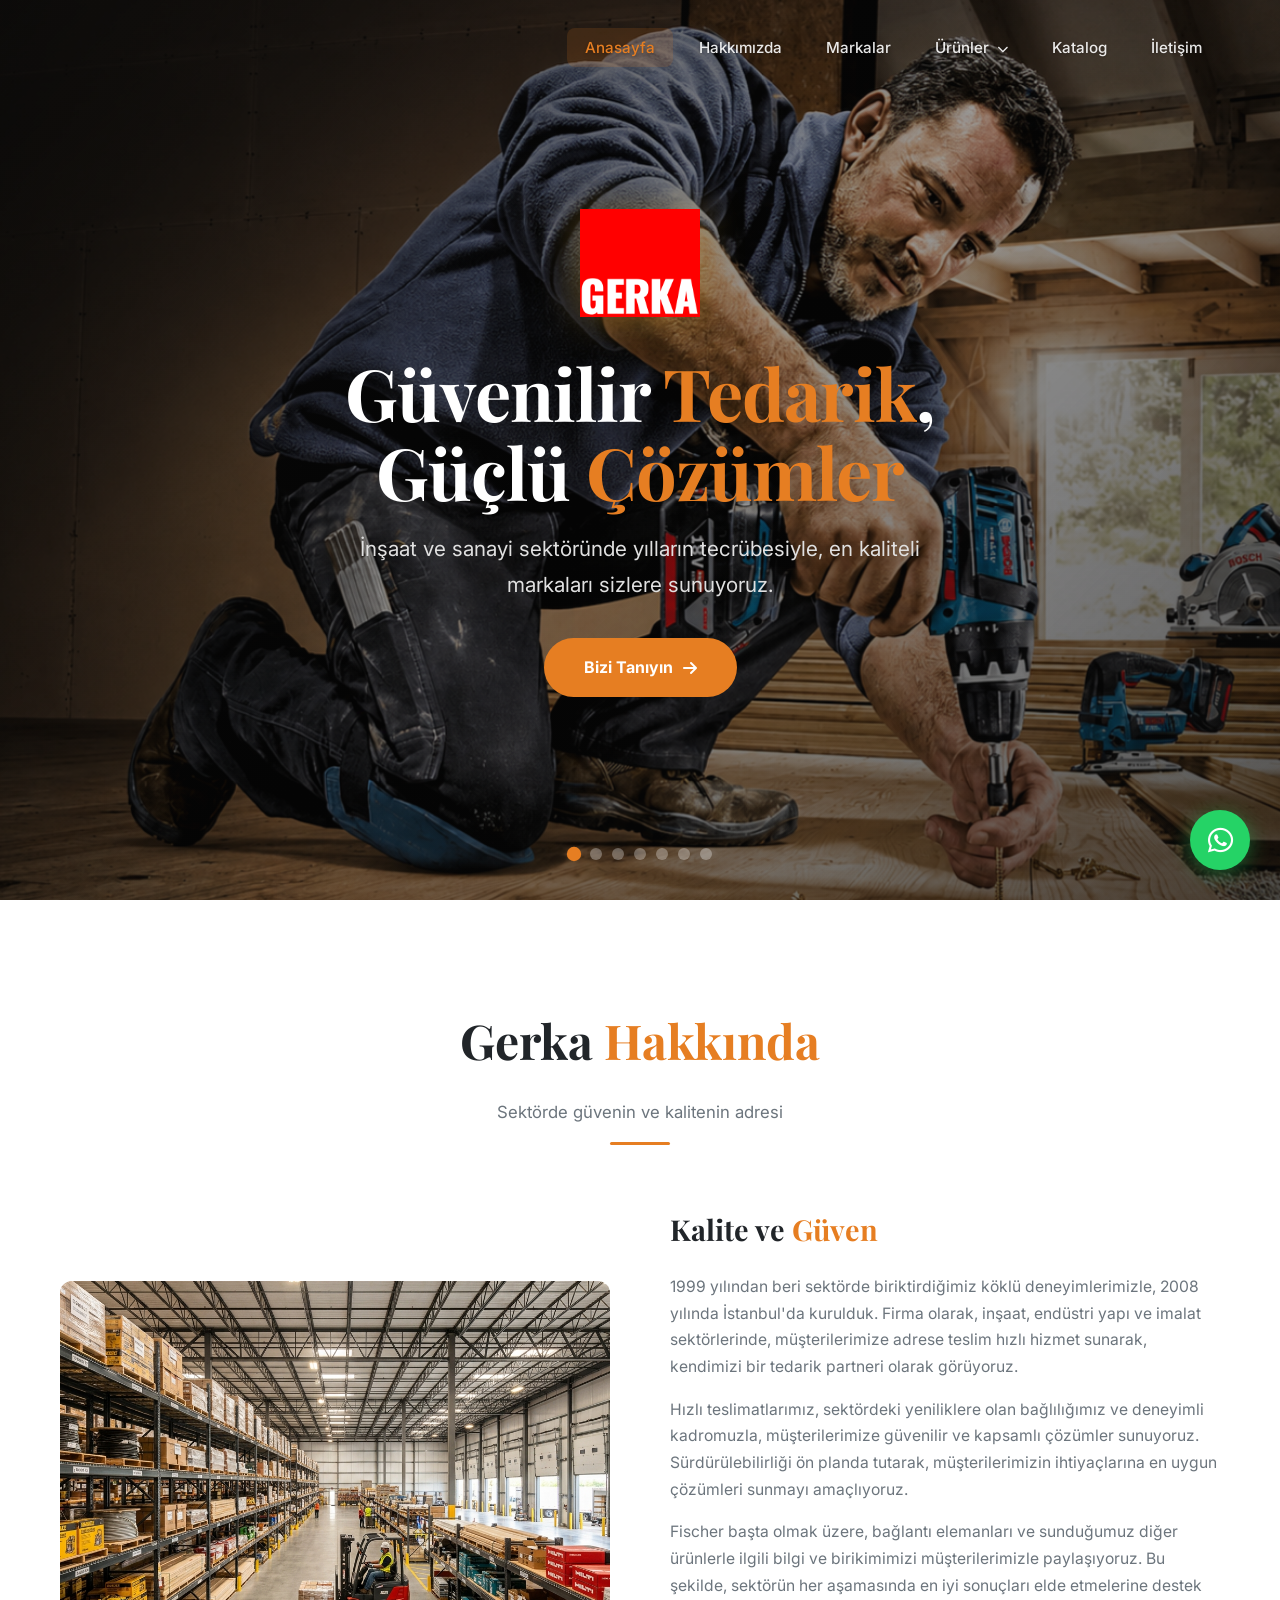
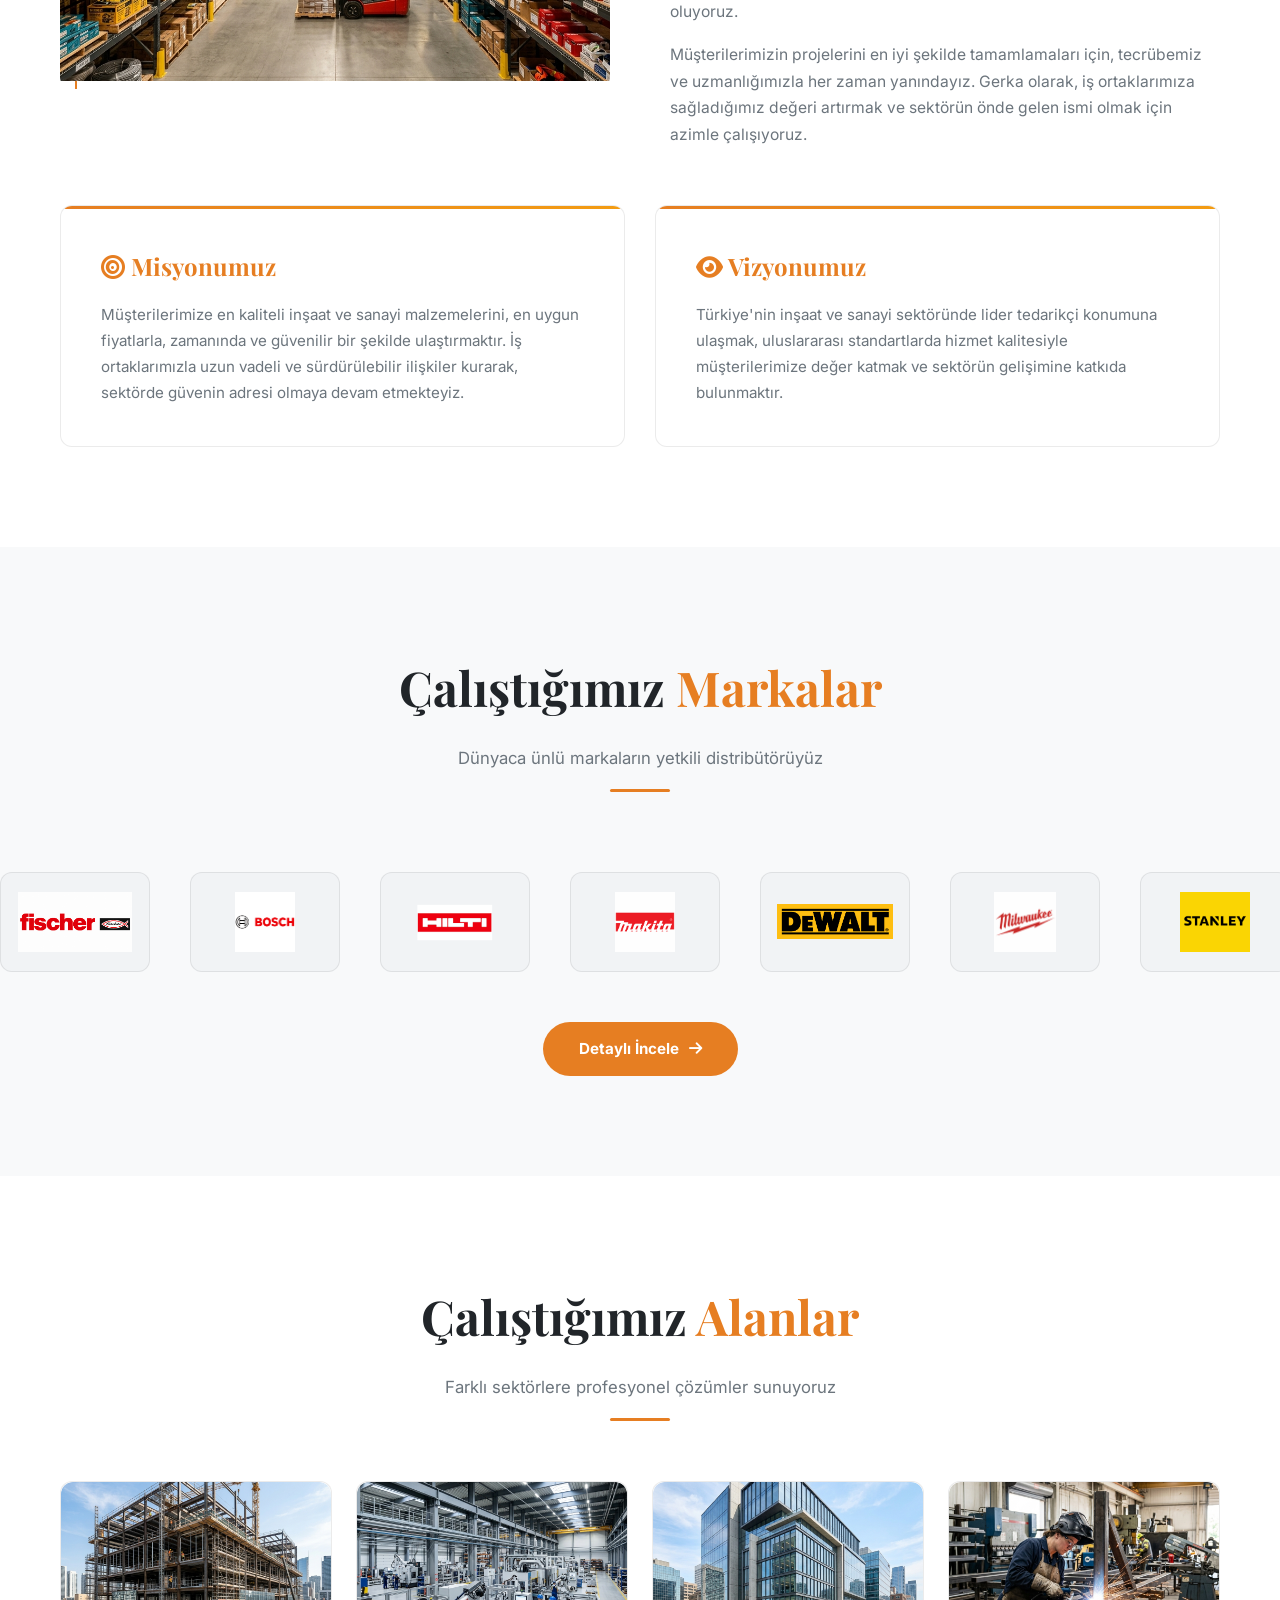
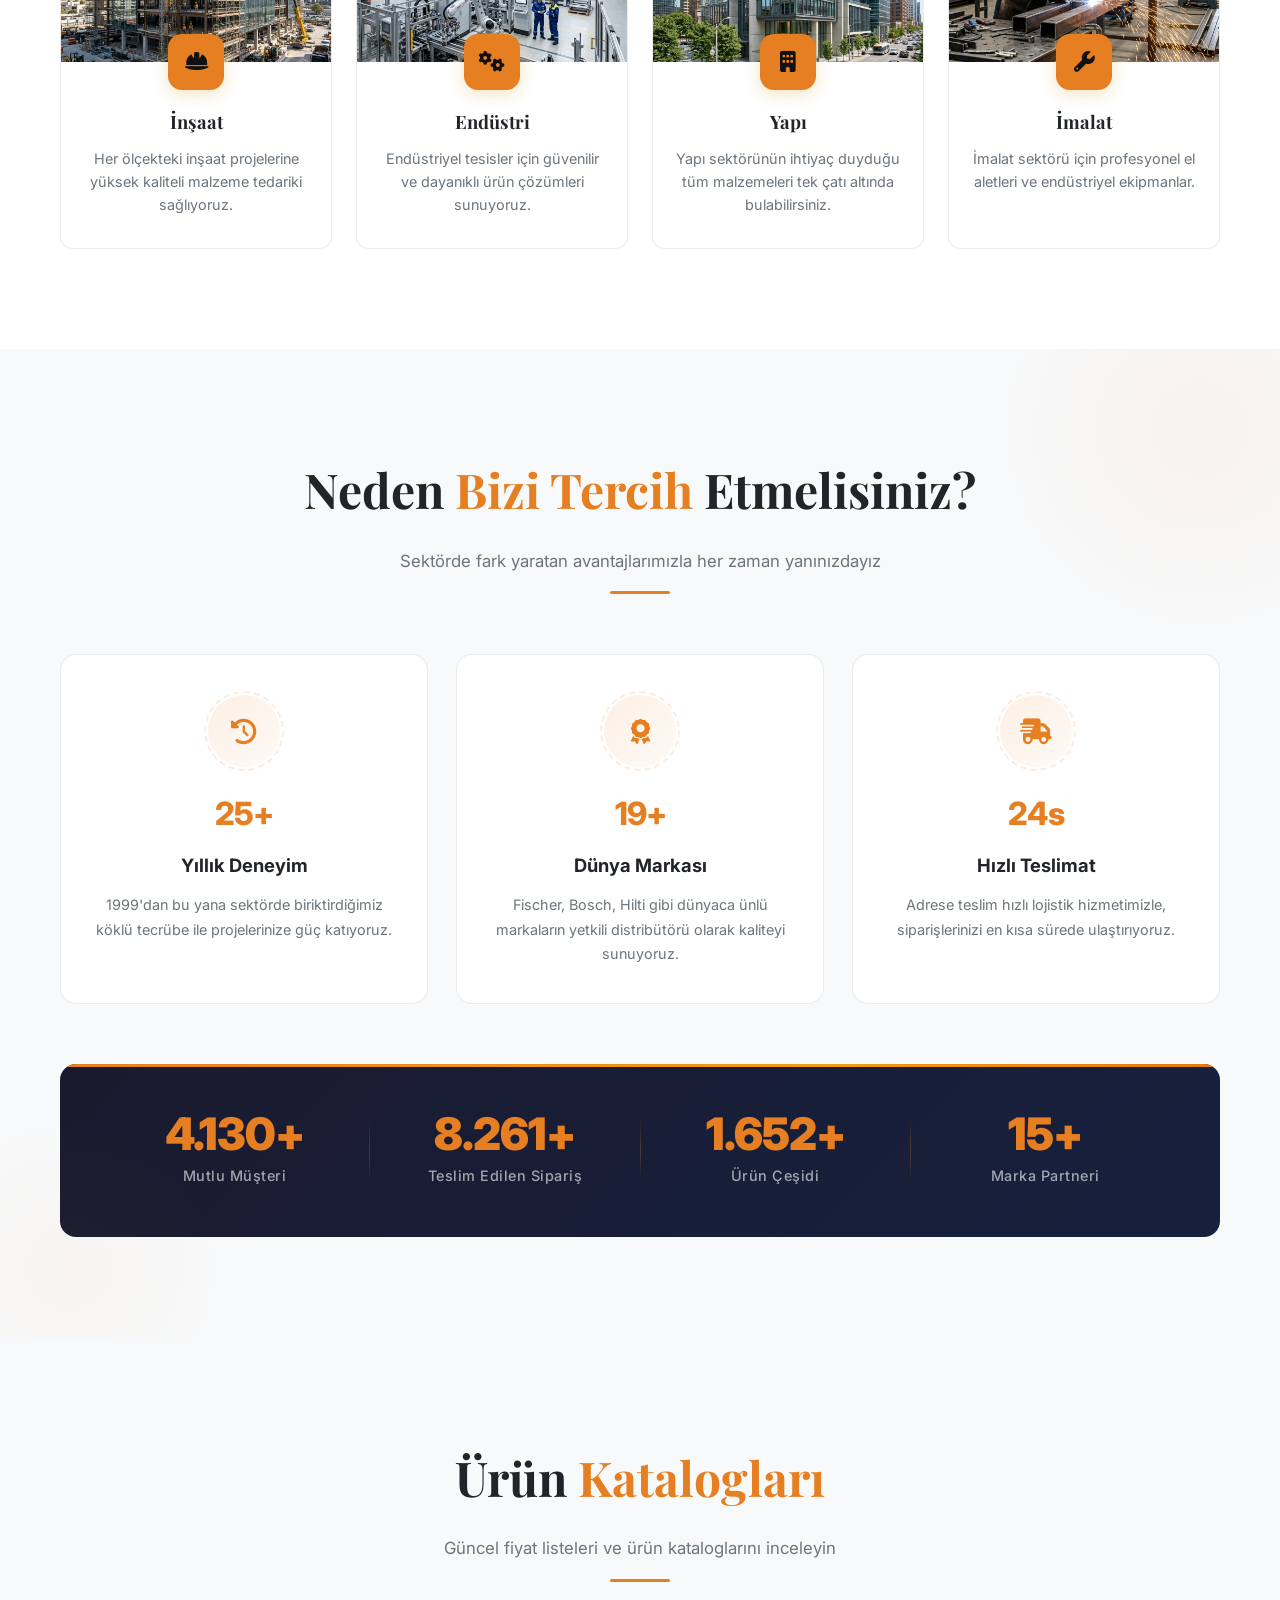
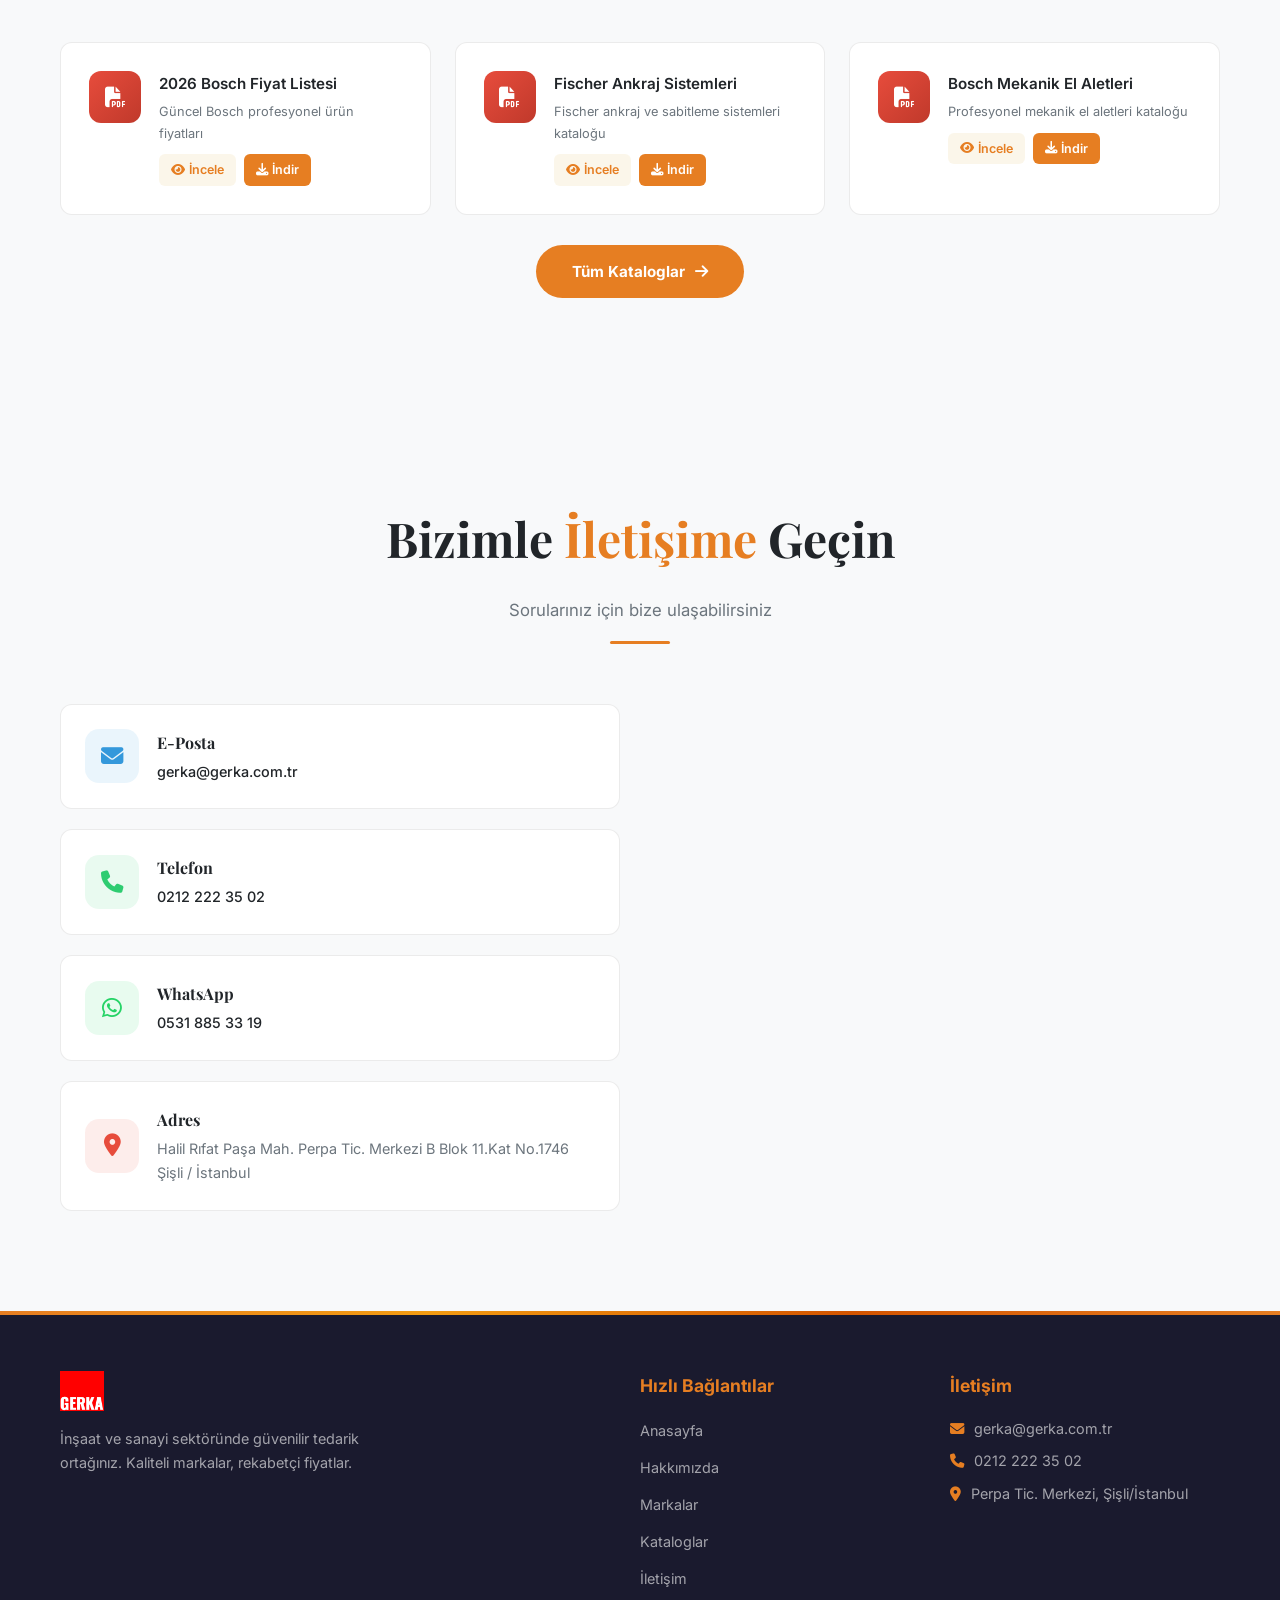
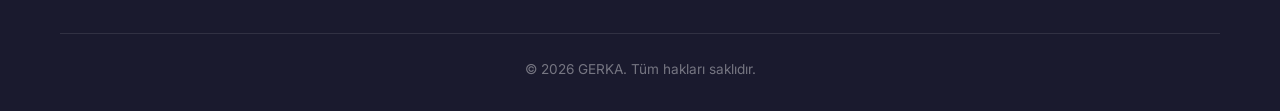
<file: index.html>
<!DOCTYPE html>
<html lang="tr">
<head>
  <meta charset="UTF-8">
  <meta name="viewport" content="width=device-width, initial-scale=1.0">
  <meta name="description" content="GERKA - İnşaat ve sanayi sektöründe güvenilir tedarik ve güçlü çözümler. Fischer, Bosch, Hilti ve daha fazla markanın yetkili distribütörü.">
  <meta name="keywords" content="Gerka, inşaat malzemeleri, Fischer, Bosch, endüstriyel ürünler, toptan ticaret, İstanbul">
  <title>GERKA | Güvenilir Tedarik, Güçlü Çözümler</title>
  <link rel="icon" href="img/gerka_logo.png" type="image/png">
  <link rel="apple-touch-icon" href="img/gerka_logo.png">
  <link rel="stylesheet" href="css/style.css">
  <link rel="stylesheet" href="https://cdnjs.cloudflare.com/ajax/libs/font-awesome/6.5.0/css/all.min.css">
  <script>
    if (history.scrollRestoration) {
      history.scrollRestoration = 'manual';
    }
    window.scrollTo(0, 0);
  </script>
</head>
<body>

  <!-- Page Transition Overlay -->
  <div class="page-transition" id="pageTransition"></div>

  <!-- Preloader -->
  <div class="preloader" id="preloader">
    <div class="preloader-content">
      <img src="img/gerka_logo.png" alt="Gerka Logo" class="preloader-logo">
      <div class="preloader-text">Yükleniyor...</div>
      <div class="preloader-spinner"></div>
    </div>
  </div>
  <script>
    if (sessionStorage.getItem('skipPreloader') === 'true') {
      document.getElementById('preloader').style.display = 'none';
      sessionStorage.removeItem('skipPreloader');
    }
  </script>

  <!-- NAVBAR -->
  <nav class="navbar" id="navbar">
    <div class="container">
      <a href="index.html" class="navbar-logo">
        <img src="img/gerka_logo.png" alt="Gerka Logo">
      </a>
      <ul class="nav-links" id="navLinks">
        <li><a href="index.html" class="active">Anasayfa</a></li>
        <li><a href="#hakkimizda">Hakkımızda</a></li>
        <li><a href="markalar.html">Markalar</a></li>
        <li class="has-dropdown">
          <a href="#">Ürünler <i class="fas fa-chevron-down" style="font-size:0.7rem;margin-left:4px"></i></a>
          <div class="dropdown-menu mega-dropdown">
            <div class="mega-category">
              <a href="#" class="mega-title"><i class="fas fa-hard-hat"></i> İnşaat Malzemeleri <i class="fas fa-chevron-right mega-arrow"></i></a>
              <div class="mega-sub">
                <a href="#">Çiviler</a>
                <a href="#">Tel Çeşitleri</a>
                <a href="#">Paspay Çeşitleri</a>
              </div>
            </div>
            <div class="mega-category">
              <a href="#" class="mega-title"><i class="fas fa-shield-alt"></i> Kişisel Koruyucu <i class="fas fa-chevron-right mega-arrow"></i></a>
              <div class="mega-sub">
                <div class="mega-category">
                  <a href="#" class="mega-title"><i class="fas fa-shoe-prints"></i> Ayak Koruyucu <i class="fas fa-chevron-right mega-arrow"></i></a>
                  <div class="mega-sub">
                    <a href="#">Çizme</a>
                    <a href="#">Ayakkabı</a>
                  </div>
                </div>
                <a href="#">Yüz Koruyucu</a>
                <a href="#">El Koruyucu</a>
                <a href="#">İş Kıyafetleri</a>
              </div>
            </div>
          </div>
        </li>
        <li><a href="katalog.html">Katalog</a></li>
        <li><a href="#iletisim">İletişim</a></li>
      </ul>
      <div class="menu-toggle" id="menuToggle">
        <span></span><span></span><span></span>
      </div>
    </div>
  </nav>

  <!-- HERO SLIDER -->
  <section class="hero" id="hero">
    <div class="hero-slide active">
      <img src="img/anasayfa/anasayfa.png" alt="Gerka">
      <div class="hero-overlay"></div>
    </div>
    <div class="hero-slide">
      <img src="img/anasayfa/anasayfa_1.png" alt="Gerka">
      <div class="hero-overlay"></div>
    </div>
    <div class="hero-slide">
      <img src="img/anasayfa/anasayfa_2.png" alt="Gerka">
      <div class="hero-overlay"></div>
    </div>
    <div class="hero-slide">
      <img src="img/anasayfa/anasayfa_3.png" alt="Gerka">
      <div class="hero-overlay"></div>
    </div>
    <div class="hero-slide">
      <img src="img/anasayfa/anasayfa_4.jpg" alt="Gerka">
      <div class="hero-overlay"></div>
    </div>
    <div class="hero-slide">
      <img src="img/anasayfa/anasayda_5.png" alt="Gerka">
      <div class="hero-overlay"></div>
    </div>
    <div class="hero-slide">
      <img src="img/anasayfa/anasayfa_6.jpg" alt="Gerka">
      <div class="hero-overlay"></div>
    </div>
    <div class="hero-content">
      <img src="img/gerka_logo.png" alt="Gerka Logo" class="hero-logo">
      <h1>Güvenilir <span>Tedarik</span>,<br>Güçlü <span>Çözümler</span></h1>
      <p>İnşaat ve sanayi sektöründe yılların tecrübesiyle, en kaliteli markaları sizlere sunuyoruz.</p>
      <a href="#hakkimizda" class="hero-btn">Bizi Tanıyın <i class="fas fa-arrow-right"></i></a>
    </div>
    <div class="hero-indicators">
      <span class="active" data-slide="0"></span>
      <span data-slide="1"></span>
      <span data-slide="2"></span>
      <span data-slide="3"></span>
      <span data-slide="4"></span>
      <span data-slide="5"></span>
      <span data-slide="6"></span>
    </div>
  </section>

  <!-- HAKKIMIZDA -->
  <section class="section" id="hakkimizda">
    <div class="container">
      <div class="section-header slide-up">
        <h2>Gerka <span>Hakkında</span></h2>
        <p>Sektörde güvenin ve kalitenin adresi</p>
        <div class="section-line"></div>
      </div>
      <div class="about-grid">
        <div class="about-img slide-left">
          <img src="img/anasayfa/anasayfa_1.png" alt="Gerka Hakkında">
        </div>
        <div class="about-text slide-right">
          <h3>Kalite ve <span>Güven</span></h3>
          <p>1999 yılından beri sektörde biriktirdiğimiz köklü deneyimlerimizle, 2008 yılında İstanbul'da kurulduk. Firma olarak, inşaat, endüstri yapı ve imalat sektörlerinde, müşterilerimize adrese teslim hızlı hizmet sunarak, kendimizi bir tedarik partneri olarak görüyoruz.</p>
          <p>Hızlı teslimatlarımız, sektördeki yeniliklere olan bağlılığımız ve deneyimli kadromuzla, müşterilerimize güvenilir ve kapsamlı çözümler sunuyoruz. Sürdürülebilirliği ön planda tutarak, müşterilerimizin ihtiyaçlarına en uygun çözümleri sunmayı amaçlıyoruz.</p>
          <p>Fischer başta olmak üzere, bağlantı elemanları ve sunduğumuz diğer ürünlerle ilgili bilgi ve birikimimizi müşterilerimizle paylaşıyoruz. Bu şekilde, sektörün her aşamasında en iyi sonuçları elde etmelerine destek oluyoruz.</p>
          <p>Müşterilerimizin projelerini en iyi şekilde tamamlamaları için, tecrübemiz ve uzmanlığımızla her zaman yanındayız. Gerka olarak, iş ortaklarımıza sağladığımız değeri artırmak ve sektörün önde gelen ismi olmak için azimle çalışıyoruz.</p>
        </div>
      </div>


      <!-- MİSYON VİZYON -->
      <div class="mv-grid">
        <div class="mv-card fade-in">
          <h3><i class="fas fa-bullseye"></i> Misyonumuz</h3>
          <p>Müşterilerimize en kaliteli inşaat ve sanayi malzemelerini, en uygun fiyatlarla, zamanında ve güvenilir bir şekilde ulaştırmaktır. İş ortaklarımızla uzun vadeli ve sürdürülebilir ilişkiler kurarak, sektörde güvenin adresi olmaya devam etmekteyiz.</p>
        </div>
        <div class="mv-card fade-in">
          <h3><i class="fas fa-eye"></i> Vizyonumuz</h3>
          <p>Türkiye'nin inşaat ve sanayi sektöründe lider tedarikçi konumuna ulaşmak, uluslararası standartlarda hizmet kalitesiyle müşterilerimize değer katmak ve sektörün gelişimine katkıda bulunmaktır.</p>
        </div>
      </div>
    </div>
  </section>

  <!-- MARKALAR -->
  <section class="section brands-section" id="markalar">
    <div class="container">
      <div class="section-header slide-up">
        <h2>Çalıştığımız <span>Markalar</span></h2>
        <p>Dünyaca ünlü markaların yetkili distribütörüyüz</p>
        <div class="section-line"></div>
      </div>
    </div>
    <div class="brands-track-wrapper">
      <div class="brands-track" id="brandsTrack">
        <!-- Logos duplicated for infinite scroll -->
        <div class="brand-item"><img src="img/markalar/Fischer.png" alt="Fischer"></div>
        <div class="brand-item"><img src="img/markalar/bosch.png" alt="Bosch"></div>
        <div class="brand-item"><img src="img/markalar/Hıltı.png" alt="Hilti"></div>
        <div class="brand-item"><img src="img/markalar/Makita.png" alt="Makita"></div>
        <div class="brand-item"><img src="img/markalar/Dewalt.png" alt="DeWalt"></div>
        <div class="brand-item"><img src="img/markalar/Milwaukee.png" alt="Milwaukee"></div>
        <div class="brand-item"><img src="img/markalar/Stanley.png" alt="Stanley"></div>
        <div class="brand-item"><img src="img/markalar/3M.png" alt="3M"></div>
        <div class="brand-item"><img src="img/markalar/Sika.png" alt="Sika"></div>
        <div class="brand-item"><img src="img/markalar/Magmaweld.png" alt="Magmaweld"></div>
        <div class="brand-item"><img src="img/markalar/Izeltas.png" alt="İzeltaş"></div>
        <div class="brand-item"><img src="img/markalar/karbosan.png" alt="Karbosan"></div>
        <div class="brand-item"><img src="img/markalar/akçalı.png" alt="Akçalı"></div>
        <div class="brand-item"><img src="img/markalar/beybi.png" alt="Beybi"></div>
        <div class="brand-item"><img src="img/markalar/askaynak.jpg" alt="Askaynak"></div>
        <div class="brand-item"><img src="img/markalar/geka.png" alt="Geka"></div>
        <div class="brand-item"><img src="img/markalar/Unı-t.png" alt="Uni-T"></div>
        <div class="brand-item"><img src="img/markalar/Tekno.jpg" alt="Tekno"></div>
        <div class="brand-item"><img src="img/markalar/mutlusan.png" alt="Mutlusan"></div>
        <!-- Duplicate for seamless loop -->
        <div class="brand-item"><img src="img/markalar/Fischer.png" alt="Fischer"></div>
        <div class="brand-item"><img src="img/markalar/bosch.png" alt="Bosch"></div>
        <div class="brand-item"><img src="img/markalar/Hıltı.png" alt="Hilti"></div>
        <div class="brand-item"><img src="img/markalar/Makita.png" alt="Makita"></div>
        <div class="brand-item"><img src="img/markalar/Dewalt.png" alt="DeWalt"></div>
        <div class="brand-item"><img src="img/markalar/Milwaukee.png" alt="Milwaukee"></div>
        <div class="brand-item"><img src="img/markalar/Stanley.png" alt="Stanley"></div>
        <div class="brand-item"><img src="img/markalar/3M.png" alt="3M"></div>
        <div class="brand-item"><img src="img/markalar/Sika.png" alt="Sika"></div>
        <div class="brand-item"><img src="img/markalar/Magmaweld.png" alt="Magmaweld"></div>
        <div class="brand-item"><img src="img/markalar/Izeltas.png" alt="İzeltaş"></div>
        <div class="brand-item"><img src="img/markalar/karbosan.png" alt="Karbosan"></div>
        <div class="brand-item"><img src="img/markalar/akçalı.png" alt="Akçalı"></div>
        <div class="brand-item"><img src="img/markalar/beybi.png" alt="Beybi"></div>
        <div class="brand-item"><img src="img/markalar/askaynak.jpg" alt="Askaynak"></div>
        <div class="brand-item"><img src="img/markalar/geka.png" alt="Geka"></div>
        <div class="brand-item"><img src="img/markalar/Unı-t.png" alt="Uni-T"></div>
        <div class="brand-item"><img src="img/markalar/Tekno.jpg" alt="Tekno"></div>
        <div class="brand-item"><img src="img/markalar/mutlusan.png" alt="Mutlusan"></div>
      </div>
    </div>
    <div class="container" style="text-align:center;">
      <a href="markalar.html" class="btn-primary">Detaylı İncele <i class="fas fa-arrow-right"></i></a>
    </div>
  </section>

  <!-- ÇALIŞTIĞIMIZ ALANLAR -->
  <section class="section" id="alanlar">
    <div class="container">
      <div class="section-header slide-up">
        <h2>Çalıştığımız <span>Alanlar</span></h2>
        <p>Farklı sektörlere profesyonel çözümler sunuyoruz</p>
        <div class="section-line"></div>
      </div>
      <div class="areas-grid">
        <div class="area-card fade-in">
          <div class="area-card-img">
            <img src="img/alanlar/insaat.png" alt="İnşaat">
          </div>
          <div class="icon"><i class="fas fa-hard-hat"></i></div>
          <h3>İnşaat</h3>
          <p>Her ölçekteki inşaat projelerine yüksek kaliteli malzeme tedariki sağlıyoruz.</p>
        </div>
        <div class="area-card fade-in">
          <div class="area-card-img">
            <img src="img/alanlar/endustri.png" alt="Endüstri">
          </div>
          <div class="icon"><i class="fas fa-cogs"></i></div>
          <h3>Endüstri</h3>
          <p>Endüstriyel tesisler için güvenilir ve dayanıklı ürün çözümleri sunuyoruz.</p>
        </div>
        <div class="area-card fade-in">
          <div class="area-card-img">
            <img src="img/alanlar/yapi.png" alt="Yapı">
          </div>
          <div class="icon"><i class="fas fa-building"></i></div>
          <h3>Yapı</h3>
          <p>Yapı sektörünün ihtiyaç duyduğu tüm malzemeleri tek çatı altında bulabilirsiniz.</p>
        </div>
        <div class="area-card fade-in">
          <div class="area-card-img">
            <img src="img/alanlar/imalat.png" alt="İmalat">
          </div>
          <div class="icon"><i class="fas fa-wrench"></i></div>
          <h3>İmalat</h3>
          <p>İmalat sektörü için profesyonel el aletleri ve endüstriyel ekipmanlar.</p>
        </div>
      </div>
    </div>
  </section>

  <!-- NEDEN BİZİ TERCİH ETMELİSİNİZ -->
  <section class="section why-us-section" id="neden-biz">
    <div class="container">
      <div class="section-header slide-up">
        <h2>Neden <span>Bizi Tercih</span> Etmelisiniz?</h2>
        <p>Sektörde fark yaratan avantajlarımızla her zaman yanınızdayız</p>
        <div class="section-line"></div>
      </div>

      <div class="why-us-grid">
        <div class="why-us-card fade-in">
          <div class="why-us-icon">
            <i class="fas fa-history"></i>
          </div>
          <div class="why-us-number">25+</div>
          <h3>Yıllık Deneyim</h3>
          <p>1999'dan bu yana sektörde biriktirdiğimiz köklü tecrübe ile projelerinize güç katıyoruz.</p>
        </div>

        <div class="why-us-card fade-in">
          <div class="why-us-icon">
            <i class="fas fa-award"></i>
          </div>
          <div class="why-us-number">19+</div>
          <h3>Dünya Markası</h3>
          <p>Fischer, Bosch, Hilti gibi dünyaca ünlü markaların yetkili distribütörü olarak kaliteyi sunuyoruz.</p>
        </div>

        <div class="why-us-card fade-in">
          <div class="why-us-icon">
            <i class="fas fa-shipping-fast"></i>
          </div>
          <div class="why-us-number">24s</div>
          <h3>Hızlı Teslimat</h3>
          <p>Adrese teslim hızlı lojistik hizmetimizle, siparişlerinizi en kısa sürede ulaştırıyoruz.</p>
        </div>
      </div>

      <!-- Stats Bar -->
      <div class="why-us-stats">
        <div class="why-us-stat fade-in">
          <div class="why-us-stat-number" data-target="5000">0</div>
          <div class="why-us-stat-label">Mutlu Müşteri</div>
        </div>
        <div class="why-us-stat-divider"></div>
        <div class="why-us-stat fade-in">
          <div class="why-us-stat-number" data-target="10000">0</div>
          <div class="why-us-stat-label">Teslim Edilen Sipariş</div>
        </div>
        <div class="why-us-stat-divider"></div>
        <div class="why-us-stat fade-in">
          <div class="why-us-stat-number" data-target="2000">0</div>
          <div class="why-us-stat-label">Ürün Çeşidi</div>
        </div>
        <div class="why-us-stat-divider"></div>
        <div class="why-us-stat fade-in">
          <div class="why-us-stat-number" data-target="19">0</div>
          <div class="why-us-stat-label">Marka Partneri</div>
        </div>
      </div>
    </div>
  </section>

  <!-- KATALOGLAR -->
  <section class="section brands-section" id="kataloglar">
    <div class="container">
      <div class="section-header slide-up">
        <h2>Ürün <span>Katalogları</span></h2>
        <p>Güncel fiyat listeleri ve ürün kataloglarını inceleyin</p>
        <div class="section-line"></div>
      </div>
      <div class="catalog-preview-grid">
        <div class="catalog-preview-card fade-in">
          <div class="catalog-preview-icon">
            <i class="fas fa-file-pdf"></i>
          </div>
          <div class="catalog-preview-info">
            <h4>2026 Bosch Fiyat Listesi</h4>
            <p>Güncel Bosch profesyonel ürün fiyatları</p>
            <div class="catalog-preview-actions">
              <a href="katalog/2026 Bosch Fiyat Listesi.pdf" target="_blank" class="cpv"><i class="fas fa-eye"></i> İncele</a>
              <a href="katalog/2026 Bosch Fiyat Listesi.pdf" download class="cpd"><i class="fas fa-download"></i> İndir</a>
            </div>
          </div>
        </div>
        <div class="catalog-preview-card fade-in">
          <div class="catalog-preview-icon">
            <i class="fas fa-file-pdf"></i>
          </div>
          <div class="catalog-preview-info">
            <h4>Fischer Ankraj Sistemleri</h4>
            <p>Fischer ankraj ve sabitleme sistemleri kataloğu</p>
            <div class="catalog-preview-actions">
              <a href="katalog/Fischer Ankraj Sistemleri Kataloğu 2023.pdf" target="_blank" class="cpv"><i class="fas fa-eye"></i> İncele</a>
              <a href="katalog/Fischer Ankraj Sistemleri Kataloğu 2023.pdf" download class="cpd"><i class="fas fa-download"></i> İndir</a>
            </div>
          </div>
        </div>
        <div class="catalog-preview-card fade-in">
          <div class="catalog-preview-icon">
            <i class="fas fa-file-pdf"></i>
          </div>
          <div class="catalog-preview-info">
            <h4>Bosch Mekanik El Aletleri</h4>
            <p>Profesyonel mekanik el aletleri kataloğu</p>
            <div class="catalog-preview-actions">
              <a href="katalog/Bosch Mekanik El Aletleri.pdf" target="_blank" class="cpv"><i class="fas fa-eye"></i> İncele</a>
              <a href="katalog/Bosch Mekanik El Aletleri.pdf" download class="cpd"><i class="fas fa-download"></i> İndir</a>
            </div>
          </div>
        </div>
      </div>
      <div style="text-align:center;">
        <a href="katalog.html" class="btn-primary">Tüm Kataloglar <i class="fas fa-arrow-right"></i></a>
      </div>
    </div>
  </section>

  <!-- İLETİŞİM -->
  <section class="section contact-section" id="iletisim">
    <div class="container">
      <div class="section-header slide-up">
        <h2>Bizimle <span>İletişime</span> Geçin</h2>
        <p>Sorularınız için bize ulaşabilirsiniz</p>
        <div class="section-line"></div>
      </div>
      <div class="contact-grid">
        <div class="contact-info fade-in">
          <div class="contact-card">
            <div class="icon"><i class="fas fa-envelope"></i></div>
            <div>
              <h4>E-Posta</h4>
              <p><a href="mailto:gerka@gerka.com.tr">gerka@gerka.com.tr</a></p>
            </div>
          </div>
          <div class="contact-card">
            <div class="icon"><i class="fas fa-phone"></i></div>
            <div>
              <h4>Telefon</h4>
              <p><a href="tel:02122223502">0212 222 35 02</a></p>
            </div>
          </div>
          <div class="contact-card">
            <div class="icon"><i class="fab fa-whatsapp"></i></div>
            <div>
              <h4>WhatsApp</h4>
              <p><a href="https://wa.me/905318853319" target="_blank">0531 885 33 19</a></p>
            </div>
          </div>
          <div class="contact-card">
            <div class="icon"><i class="fas fa-map-marker-alt"></i></div>
            <div>
              <h4>Adres</h4>
              <p>Halil Rıfat Paşa Mah. Perpa Tic. Merkezi B Blok 11.Kat No.1746 Şişli / İstanbul</p>
            </div>
          </div>
        </div>
        <div class="contact-map fade-in">
          <iframe src="https://www.google.com/maps/embed?pb=!1m18!1m12!1m3!1d3009.0!2d28.95!3d41.06!2m3!1f0!2f0!3f0!3m2!1i1024!2i768!4f13.1!3m3!1m2!1s0x0%3A0x0!2zNDHCsDAzJzM2LjAiTiAyOMKwNTcnMDAuMCJF!5e0!3m2!1str!2str!4v1" allowfullscreen loading="lazy"></iframe>
        </div>
      </div>
    </div>
  </section>

  <!-- FOOTER -->
  <footer class="footer">
    <div class="container">
      <div class="footer-grid">
        <div class="footer-brand">
          <a href="index.html" class="navbar-logo">
            <img src="img/gerka_logo.png" alt="Gerka Logo" style="height:40px">
          </a>
          <p>İnşaat ve sanayi sektöründe güvenilir tedarik ortağınız. Kaliteli markalar, rekabetçi fiyatlar.</p>
        </div>
        <div class="footer-links">
          <h4>Hızlı Bağlantılar</h4>
          <ul>
            <li><a href="index.html">Anasayfa</a></li>
            <li><a href="#hakkimizda">Hakkımızda</a></li>
            <li><a href="markalar.html">Markalar</a></li>
            <li><a href="katalog.html">Kataloglar</a></li>
            <li><a href="#iletisim">İletişim</a></li>
          </ul>
        </div>
        <div class="footer-contact">
          <h4>İletişim</h4>
          <p><i class="fas fa-envelope"></i> gerka@gerka.com.tr</p>
          <p><i class="fas fa-phone"></i> 0212 222 35 02</p>
          <p><i class="fas fa-map-marker-alt"></i> Perpa Tic. Merkezi, Şişli/İstanbul</p>
        </div>
      </div>
      <div class="footer-bottom">
        <p>&copy; 2026 GERKA. Tüm hakları saklıdır.</p>
      </div>
    </div>
  </footer>

  <!-- WhatsApp Chat Widget -->
  <div class="wa-chat-popup" id="waChatPopup">
    <div class="wa-chat-header">
      <img src="img/gerka_logo.png" alt="Gerka" class="wa-avatar">
      <div class="wa-chat-header-info">
        <h4>Gerka Bağlantı Sistemleri</h4>
        <p>Genellikle hızlı yanıt verir</p>
      </div>
      <button class="wa-chat-close" id="waChatClose"><i class="fas fa-times"></i></button>
    </div>
    <div class="wa-chat-body">
      <div class="wa-chat-bubble">
        Merhaba! 👋 Gerka Bağlantı Sistemleri'ne hoş geldiniz. Size nasıl yardımcı olabiliriz?
        <span class="wa-chat-time">Şimdi</span>
      </div>
    </div>
    <div class="wa-chat-footer">
      <input type="text" class="wa-chat-input" id="waChatInput" placeholder="Mesajınızı yazın...">
      <button class="wa-chat-send" id="waChatSend"><i class="fas fa-paper-plane"></i></button>
    </div>
  </div>
  <button class="whatsapp-btn" id="waToggle" title="WhatsApp ile İletişim">
    <i class="fab fa-whatsapp"></i>
  </button>

  <!-- Scroll Top -->
  <button class="scroll-top" id="scrollTop" title="Yukarı Çık">
    <i class="fas fa-chevron-up"></i>
  </button>

  <script>
    // Navbar scroll effect
    const navbar = document.getElementById('navbar');
    window.addEventListener('scroll', () => {
      navbar.classList.toggle('scrolled', window.scrollY > 50);
    });

    // Mobile menu
    const menuToggle = document.getElementById('menuToggle');
    const navLinks = document.getElementById('navLinks');
    menuToggle.addEventListener('click', () => {
      menuToggle.classList.toggle('active');
      navLinks.classList.toggle('active');
    });

    // Mobile dropdown toggle
    const dropdownParent = document.querySelector('.nav-links > li.has-dropdown');
    if (dropdownParent) {
      const dropdownToggle = dropdownParent.querySelector(':scope > a');
      dropdownToggle.addEventListener('click', (e) => {
        if (window.innerWidth <= 768) {
          e.preventDefault();
          dropdownParent.classList.toggle('dropdown-open');
        }
      });
    }

    // Mobile mega menu accordion
    document.querySelectorAll('.mega-title').forEach(title => {
      title.addEventListener('click', (e) => {
        if (window.innerWidth <= 768) {
          e.preventDefault();
          e.stopPropagation();
          const cat = title.closest('.mega-category');
          // Close siblings
          cat.parentElement.querySelectorAll(':scope > .mega-category').forEach(sib => {
            if (sib !== cat) sib.classList.remove('dropdown-open');
          });
          cat.classList.toggle('dropdown-open');
        }
      });
    });

    // Close menu on leaf link click
    navLinks.querySelectorAll('a').forEach(link => {
      link.addEventListener('click', () => {
        if (link.classList.contains('mega-title')) return;
        const isDropdownToggle = link.nextElementSibling?.classList.contains('dropdown-menu');
        if (!isDropdownToggle || window.innerWidth > 768) {
          menuToggle.classList.remove('active');
          navLinks.classList.remove('active');
          document.querySelectorAll('.dropdown-open').forEach(el => el.classList.remove('dropdown-open'));
        }
      });
    });

    // Hero slider
    const slides = document.querySelectorAll('.hero-slide');
    const indicators = document.querySelectorAll('.hero-indicators span');
    let currentSlide = 0;
    function goToSlide(n) {
      slides[currentSlide].classList.remove('active');
      indicators[currentSlide].classList.remove('active');
      currentSlide = n;
      slides[currentSlide].classList.add('active');
      indicators[currentSlide].classList.add('active');
    }
    indicators.forEach(ind => {
      ind.addEventListener('click', () => goToSlide(parseInt(ind.dataset.slide)));
    });
    setInterval(() => goToSlide((currentSlide + 1) % slides.length), 5000);

    // Scroll to top
    const scrollTopBtn = document.getElementById('scrollTop');
    window.addEventListener('scroll', () => {
      scrollTopBtn.classList.toggle('visible', window.scrollY > 400);
    });
    scrollTopBtn.addEventListener('click', () => {
      window.scrollTo({ top: 0, behavior: 'smooth' });
    });

    // Fade-in animation on scroll
    const fadeEls = document.querySelectorAll('.fade-in');
    const observer = new IntersectionObserver((entries) => {
      entries.forEach(entry => {
        if (entry.isIntersecting) {
          entry.target.classList.add('visible');
        }
      });
    }, { threshold: 0.1 });
    fadeEls.forEach(el => observer.observe(el));

    // Slide-up animation for section headers
    document.querySelectorAll('.slide-up, .slide-left, .slide-right').forEach(el => observer.observe(el));

    // Parallax effect on hero images
    const heroSection = document.getElementById('hero');
    window.addEventListener('scroll', () => {
      const scrollY = window.pageYOffset;
      if (scrollY < window.innerHeight) {
        const heroSlides = document.querySelectorAll('.hero-slide img');
        heroSlides.forEach(img => {
          img.style.transform = `translateY(${scrollY * 0.4}px) scale(1.1)`;
        });
        // Fade out hero content on scroll
        const heroContent = document.querySelector('.hero-content');
        if (heroContent) {
          heroContent.style.opacity = 1 - (scrollY / (window.innerHeight * 0.7));
          heroContent.style.transform = `translateY(${scrollY * 0.3}px)`;
        }
      }
    });

    // ScrollSpy for Navbar
    const sections = document.querySelectorAll('section[id], .hero[id]');
    const navItems = document.querySelectorAll('.nav-links > li > a');

    window.addEventListener('scroll', () => {
      let current = '';
      const scrollY = window.pageYOffset;
      
      sections.forEach(section => {
        const sectionHeight = section.offsetHeight;
        const sectionTop = section.offsetTop - 120; // offset for navbar
        if (scrollY >= sectionTop && scrollY < sectionTop + sectionHeight) {
          current = section.getAttribute('id');
        }
      });

      // Special case for top of page
      if (scrollY < 200) current = 'hero';

      navItems.forEach(a => {
        a.classList.remove('active');
        const href = a.getAttribute('href');
        // If the section is hero, highlight the index.html link
        if (href === '#' + current || (current === 'hero' && href === 'index.html')) {
          a.classList.add('active');
        }
      });
    });

    // Preloader
    if (document.getElementById('preloader').style.display !== 'none') {
      window.addEventListener('load', () => {
        setTimeout(() => {
          const preloader = document.getElementById('preloader');
          if (preloader) {
            preloader.classList.add('hidden');
            setTimeout(() => preloader.style.display = 'none', 500);
          }
        }, 1500);
      });
    }

    // Smooth page transitions
    const pageTransition = document.getElementById('pageTransition');
    document.querySelectorAll('a').forEach(link => {
      link.addEventListener('click', (e) => {
        const href = link.getAttribute('href');
        if (link.hostname === window.location.hostname && href && !href.startsWith('#') && !href.startsWith('tel:') && !href.startsWith('mailto:') && !link.hasAttribute('download') && link.target !== '_blank') {
          e.preventDefault();
          sessionStorage.setItem('skipPreloader', 'true');
          pageTransition.classList.add('active');
          setTimeout(() => { window.location.href = href; }, 400);
        }
      });
    });

    // WhatsApp Chat Widget
    const waToggle = document.getElementById('waToggle');
    const waChatPopup = document.getElementById('waChatPopup');
    const waChatClose = document.getElementById('waChatClose');
    const waChatInput = document.getElementById('waChatInput');
    const waChatSend = document.getElementById('waChatSend');

    waToggle.addEventListener('click', () => {
      waChatPopup.classList.toggle('active');
    });
    waChatClose.addEventListener('click', () => {
      waChatPopup.classList.remove('active');
    });

    function sendWhatsApp() {
      const msg = waChatInput.value.trim();
      const url = msg
        ? `https://wa.me/905318853319?text=${encodeURIComponent(msg)}`
        : 'https://wa.me/905318853319';
      window.open(url, '_blank');
    }
    waChatSend.addEventListener('click', sendWhatsApp);
    waChatInput.addEventListener('keypress', (e) => {
      if (e.key === 'Enter') sendWhatsApp();
    });

    // Counter Animation for Why Us Stats
    const statNumbers = document.querySelectorAll('.why-us-stat-number');
    let statsAnimated = false;
    const statsObserver = new IntersectionObserver((entries) => {
      entries.forEach(entry => {
        if (entry.isIntersecting && !statsAnimated) {
          statsAnimated = true;
          statNumbers.forEach(num => {
            const target = parseInt(num.getAttribute('data-target'));
            const duration = 2000;
            const startTime = performance.now();
            
            function updateCounter(currentTime) {
              const elapsed = currentTime - startTime;
              const progress = Math.min(elapsed / duration, 1);
              const easeOut = 1 - Math.pow(1 - progress, 3);
              const current = Math.floor(easeOut * target);
              num.textContent = current.toLocaleString('tr-TR') + '+';
              if (progress < 1) {
                requestAnimationFrame(updateCounter);
              } else {
                num.textContent = target.toLocaleString('tr-TR') + '+';
              }
            }
            requestAnimationFrame(updateCounter);
          });
        }
      });
    }, { threshold: 0.3 });
    
    const statsSection = document.querySelector('.why-us-stats');
    if (statsSection) statsObserver.observe(statsSection);
  </script>
</body>
</html>
</file>
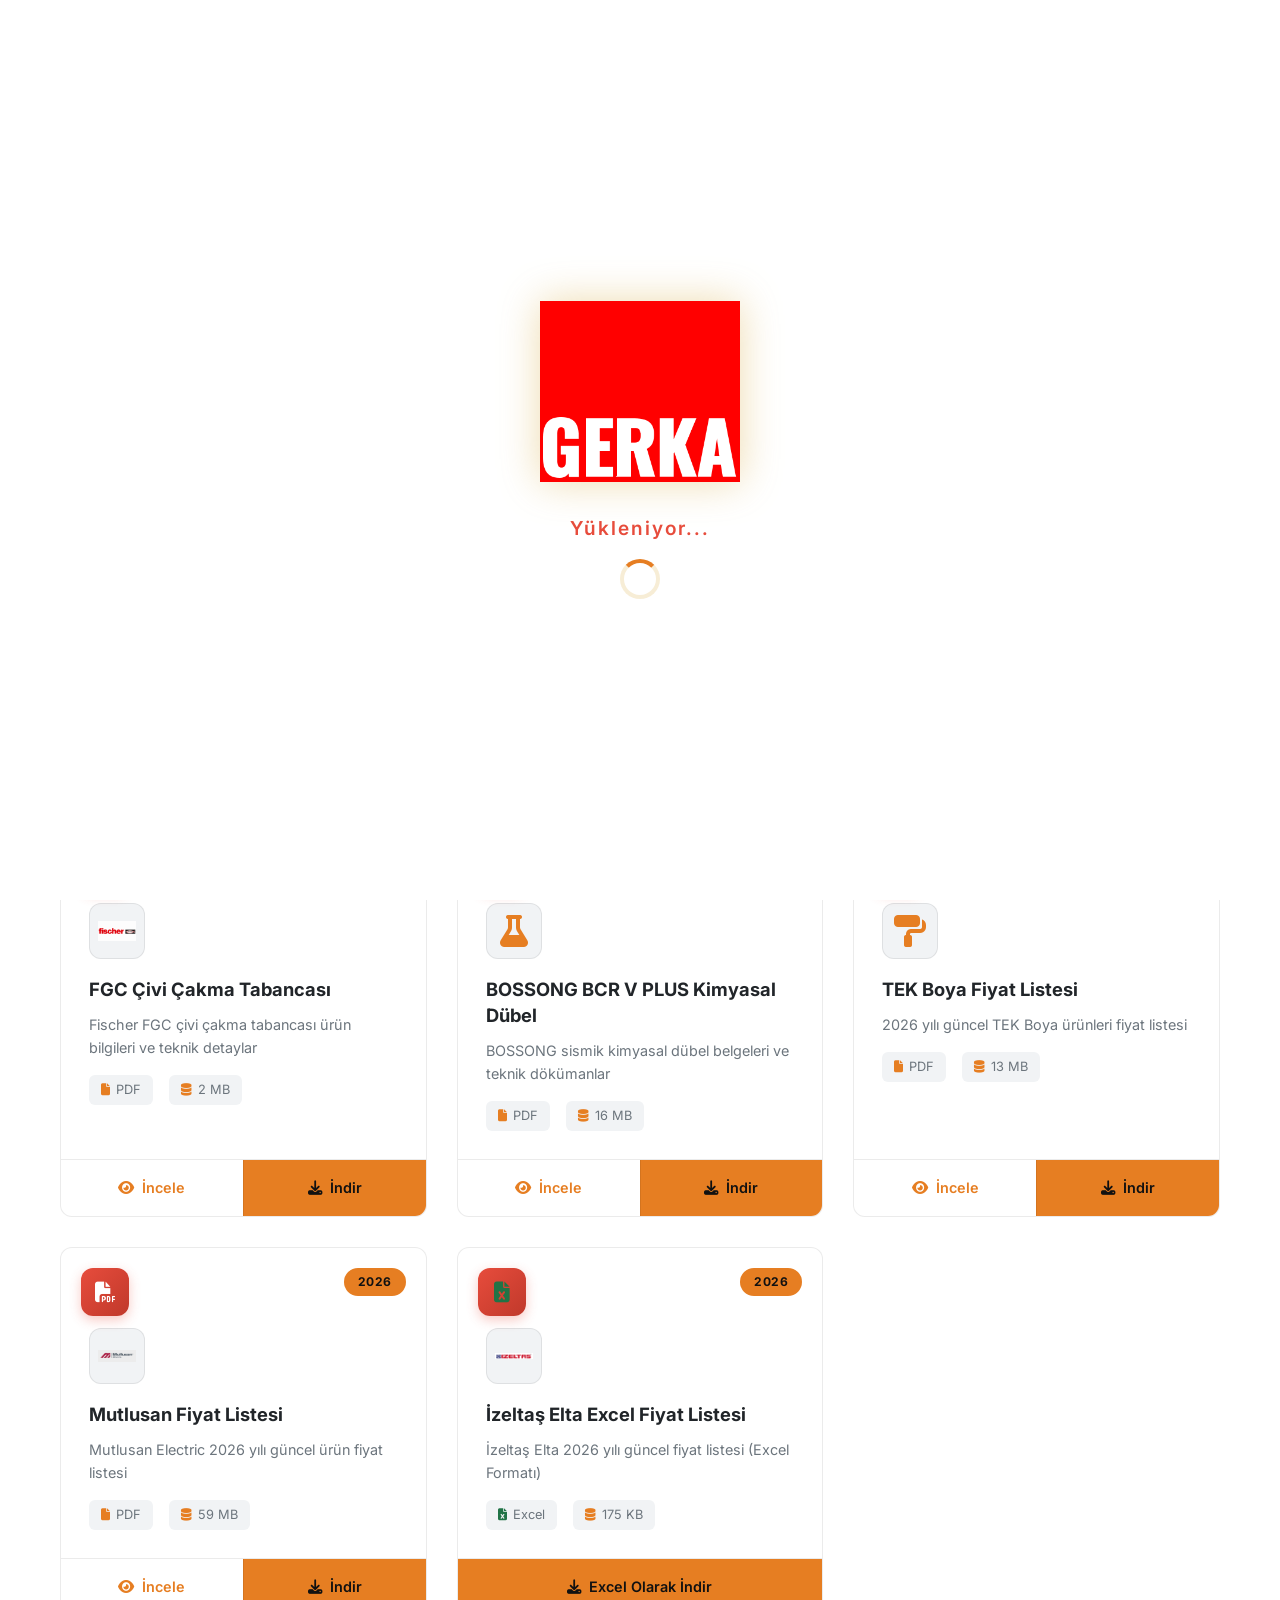
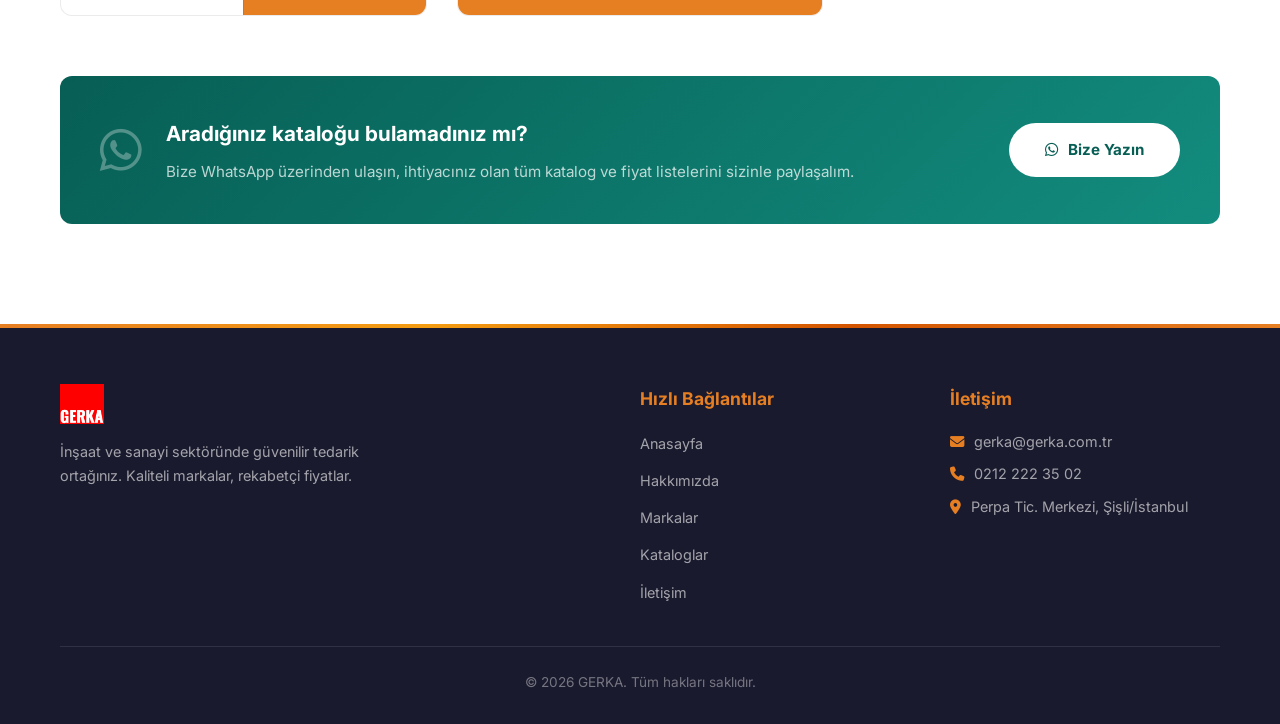
<file: katalog.html>
<!DOCTYPE html>
<html lang="tr">
<head>
  <meta charset="UTF-8">
  <meta name="viewport" content="width=device-width, initial-scale=1.0">
  <meta name="description" content="GERKA - Ürün Katalogları. Bosch, Fischer, Bossong ve TEK Boya fiyat listeleri ve ürün katalogları.">
  <title>Kataloglar | GERKA</title>
  <link rel="icon" href="img/gerka_logo.png" type="image/png">
  <link rel="apple-touch-icon" href="img/gerka_logo.png">
  <link rel="stylesheet" href="css/style.css">
  <link rel="stylesheet" href="https://cdnjs.cloudflare.com/ajax/libs/font-awesome/6.5.0/css/all.min.css">
  <script>
    if (history.scrollRestoration) {
      history.scrollRestoration = 'manual';
    }
    window.scrollTo(0, 0);
  </script>
</head>
<body>

  <!-- Page Transition Overlay -->
  <div class="page-transition" id="pageTransition"></div>

  <!-- Preloader -->
  <div class="preloader" id="preloader">
    <div class="preloader-content">
      <img src="img/gerka_logo.png" alt="Gerka Logo" class="preloader-logo">
      <div class="preloader-text">Yükleniyor...</div>
      <div class="preloader-spinner"></div>
    </div>
  </div>
  <script>
    if (sessionStorage.getItem('skipPreloader') === 'true') {
      document.getElementById('preloader').style.display = 'none';
      sessionStorage.removeItem('skipPreloader');
    }
  </script>

  <!-- NAVBAR -->
  <nav class="navbar scrolled" id="navbar">
    <div class="container">
      <a href="index.html" class="navbar-logo"><img src="img/gerka_logo.png" alt="Gerka Logo"></a>
      <ul class="nav-links" id="navLinks">
        <li><a href="index.html">Anasayfa</a></li>
        <li><a href="index.html#hakkimizda">Hakkımızda</a></li>
        <li><a href="markalar.html">Markalar</a></li>
        <li class="has-dropdown">
          <a href="#">Ürünler <i class="fas fa-chevron-down" style="font-size:0.7rem;margin-left:4px"></i></a>
          <div class="dropdown-menu mega-dropdown">
            <div class="mega-category">
              <a href="#" class="mega-title"><i class="fas fa-hard-hat"></i> İnşaat Malzemeleri <i class="fas fa-chevron-right mega-arrow"></i></a>
              <div class="mega-sub">
                <a href="#">Çiviler</a>
                <a href="#">Tel Çeşitleri</a>
                <a href="#">Paspay Çeşitleri</a>
              </div>
            </div>
            <div class="mega-category">
              <a href="#" class="mega-title"><i class="fas fa-shield-alt"></i> Kişisel Koruyucu <i class="fas fa-chevron-right mega-arrow"></i></a>
              <div class="mega-sub">
                <div class="mega-category">
                  <a href="#" class="mega-title"><i class="fas fa-shoe-prints"></i> Ayak Koruyucu <i class="fas fa-chevron-right mega-arrow"></i></a>
                  <div class="mega-sub">
                    <a href="#">Çizme</a>
                    <a href="#">Ayakkabı</a>
                  </div>
                </div>
                <a href="#">Yüz Koruyucu</a>
                <a href="#">El Koruyucu</a>
                <a href="#">İş Kıyafetleri</a>
              </div>
            </div>
          </div>
        </li>
        <li><a href="katalog.html" class="active">Katalog</a></li>
        <li><a href="index.html#iletisim">İletişim</a></li>
      </ul>
      <div class="menu-toggle" id="menuToggle"><span></span><span></span><span></span></div>
    </div>
  </nav>

  <!-- PAGE HEADER -->
  <section class="page-header">
    <div class="container">
      <h1>Ürün <span>Katalogları</span></h1>
      <p>Markalarımızın güncel fiyat listeleri ve ürün kataloglarını inceleyin ve indirin</p>
    </div>
  </section>

  <!-- CATALOG SECTION -->
  <section class="section">
    <div class="container">
      <div class="catalog-grid">

        <!-- Katalog 1 -->
        <div class="catalog-card fade-in">
          <div class="catalog-card-icon">
            <i class="fas fa-file-pdf"></i>
          </div>
          <div class="catalog-card-badge">2026</div>
          <div class="catalog-card-body">
            <div class="catalog-card-brand">
              <img src="img/markalar/bosch.png" alt="Bosch" class="catalog-brand-logo">
            </div>
            <h3>Bosch Fiyat Listesi</h3>
            <p>2026 yılı güncel Bosch profesyonel ürün fiyat listesi</p>
            <div class="catalog-card-meta">
              <span><i class="fas fa-file"></i> PDF</span>
              <span><i class="fas fa-database"></i> 96 MB</span>
            </div>
          </div>
          <div class="catalog-card-actions">
            <a href="katalog/2026 Bosch Fiyat Listesi.pdf" target="_blank" class="catalog-btn catalog-btn-view">
              <i class="fas fa-eye"></i> İncele
            </a>
            <a href="katalog/2026 Bosch Fiyat Listesi.pdf" download class="catalog-btn catalog-btn-download">
              <i class="fas fa-download"></i> İndir
            </a>
          </div>
        </div>

        <!-- Katalog 2 -->
        <div class="catalog-card fade-in">
          <div class="catalog-card-icon">
            <i class="fas fa-file-pdf"></i>
          </div>
          <div class="catalog-card-badge">2026</div>
          <div class="catalog-card-body">
            <div class="catalog-card-brand">
              <img src="img/markalar/bosch.png" alt="Bosch" class="catalog-brand-logo">
            </div>
            <h3>Bosch Mekanik El Aletleri</h3>
            <p>Bosch profesyonel mekanik el aletleri ürün kataloğu</p>
            <div class="catalog-card-meta">
              <span><i class="fas fa-file"></i> PDF</span>
              <span><i class="fas fa-database"></i> 19 MB</span>
            </div>
          </div>
          <div class="catalog-card-actions">
            <a href="katalog/Bosch Mekanik El Aletleri.pdf" target="_blank" class="catalog-btn catalog-btn-view">
              <i class="fas fa-eye"></i> İncele
            </a>
            <a href="katalog/Bosch Mekanik El Aletleri.pdf" download class="catalog-btn catalog-btn-download">
              <i class="fas fa-download"></i> İndir
            </a>
          </div>
        </div>

        <!-- Katalog 3 -->
        <div class="catalog-card fade-in">
          <div class="catalog-card-icon">
            <i class="fas fa-file-pdf"></i>
          </div>
          <div class="catalog-card-badge">2023</div>
          <div class="catalog-card-body">
            <div class="catalog-card-brand">
              <img src="img/markalar/Fischer.png" alt="Fischer" class="catalog-brand-logo">
            </div>
            <h3>Fischer Ankraj Sistemleri</h3>
            <p>Fischer ankraj ve sabitleme sistemleri ürün kataloğu 2023</p>
            <div class="catalog-card-meta">
              <span><i class="fas fa-file"></i> PDF</span>
              <span><i class="fas fa-database"></i> 40 MB</span>
            </div>
          </div>
          <div class="catalog-card-actions">
            <a href="katalog/Fischer Ankraj Sistemleri Kataloğu 2023.pdf" target="_blank" class="catalog-btn catalog-btn-view">
              <i class="fas fa-eye"></i> İncele
            </a>
            <a href="katalog/Fischer Ankraj Sistemleri Kataloğu 2023.pdf" download class="catalog-btn catalog-btn-download">
              <i class="fas fa-download"></i> İndir
            </a>
          </div>
        </div>

        <!-- Katalog 4 -->
        <div class="catalog-card fade-in">
          <div class="catalog-card-icon">
            <i class="fas fa-file-pdf"></i>
          </div>
          <div class="catalog-card-badge">Fischer</div>
          <div class="catalog-card-body">
            <div class="catalog-card-brand">
              <img src="img/markalar/Fischer.png" alt="Fischer" class="catalog-brand-logo">
            </div>
            <h3>FGC Çivi Çakma Tabancası</h3>
            <p>Fischer FGC çivi çakma tabancası ürün bilgileri ve teknik detaylar</p>
            <div class="catalog-card-meta">
              <span><i class="fas fa-file"></i> PDF</span>
              <span><i class="fas fa-database"></i> 2 MB</span>
            </div>
          </div>
          <div class="catalog-card-actions">
            <a href="katalog/FGC Çivi Çakma Tabancası Fischer.pdf" target="_blank" class="catalog-btn catalog-btn-view">
              <i class="fas fa-eye"></i> İncele
            </a>
            <a href="katalog/FGC Çivi Çakma Tabancası Fischer.pdf" download class="catalog-btn catalog-btn-download">
              <i class="fas fa-download"></i> İndir
            </a>
          </div>
        </div>

        <!-- Katalog 5 -->
        <div class="catalog-card fade-in">
          <div class="catalog-card-icon">
            <i class="fas fa-file-pdf"></i>
          </div>
          <div class="catalog-card-badge">Sismik</div>
          <div class="catalog-card-body">
            <div class="catalog-card-brand">
              <i class="fas fa-flask" style="font-size: 2rem; color: var(--primary);"></i>
            </div>
            <h3>BOSSONG BCR V PLUS Kimyasal Dübel</h3>
            <p>BOSSONG sismik kimyasal dübel belgeleri ve teknik dökümanlar</p>
            <div class="catalog-card-meta">
              <span><i class="fas fa-file"></i> PDF</span>
              <span><i class="fas fa-database"></i> 16 MB</span>
            </div>
          </div>
          <div class="catalog-card-actions">
            <a href="katalog/BOSSONG – BCR V PLUS (SİSMİK) Kimyasal Dübel Belgeleri.pdf" target="_blank" class="catalog-btn catalog-btn-view">
              <i class="fas fa-eye"></i> İncele
            </a>
            <a href="katalog/BOSSONG – BCR V PLUS (SİSMİK) Kimyasal Dübel Belgeleri.pdf" download class="catalog-btn catalog-btn-download">
              <i class="fas fa-download"></i> İndir
            </a>
          </div>
        </div>

        <!-- Katalog 6 -->
        <div class="catalog-card fade-in">
          <div class="catalog-card-icon">
            <i class="fas fa-file-pdf"></i>
          </div>
          <div class="catalog-card-badge">2026</div>
          <div class="catalog-card-body">
            <div class="catalog-card-brand">
              <i class="fas fa-paint-roller" style="font-size: 2rem; color: var(--primary);"></i>
            </div>
            <h3>TEK Boya Fiyat Listesi</h3>
            <p>2026 yılı güncel TEK Boya ürünleri fiyat listesi</p>
            <div class="catalog-card-meta">
              <span><i class="fas fa-file"></i> PDF</span>
              <span><i class="fas fa-database"></i> 13 MB</span>
            </div>
          </div>
          <div class="catalog-card-actions">
            <a href="katalog/2026 TEK BOYA LİSTESİ.pdf" target="_blank" class="catalog-btn catalog-btn-view">
              <i class="fas fa-eye"></i> İncele
            </a>
            <a href="katalog/2026 TEK BOYA LİSTESİ.pdf" download class="catalog-btn catalog-btn-download">
              <i class="fas fa-download"></i> İndir
            </a>
          </div>
        </div>

        <!-- Katalog 7 -->
        <div class="catalog-card fade-in">
          <div class="catalog-card-icon">
            <i class="fas fa-file-pdf"></i>
          </div>
          <div class="catalog-card-badge">2026</div>
          <div class="catalog-card-body">
            <div class="catalog-card-brand">
              <img src="img/markalar/mutlusan.png" alt="Mutlusan" class="catalog-brand-logo">
            </div>
            <h3>Mutlusan Fiyat Listesi</h3>
            <p>Mutlusan Electric 2026 yılı güncel ürün fiyat listesi</p>
            <div class="catalog-card-meta">
              <span><i class="fas fa-file"></i> PDF</span>
              <span><i class="fas fa-database"></i> 59 MB</span>
            </div>
          </div>
          <div class="catalog-card-actions">
            <a href="katalog/Mutlusan Electric Fiyat Listesi 2026.pdf" target="_blank" class="catalog-btn catalog-btn-view">
              <i class="fas fa-eye"></i> İncele
            </a>
            <a href="katalog/Mutlusan Electric Fiyat Listesi 2026.pdf" download class="catalog-btn catalog-btn-download">
              <i class="fas fa-download"></i> İndir
            </a>
          </div>
        </div>

        <!-- Katalog 8 -->
        <div class="catalog-card fade-in">
          <div class="catalog-card-icon">
            <i class="fas fa-file-excel" style="color: #217346;"></i>
          </div>
          <div class="catalog-card-badge">2026</div>
          <div class="catalog-card-body">
            <div class="catalog-card-brand">
              <img src="img/markalar/Izeltas.png" alt="İzeltaş" class="catalog-brand-logo">
            </div>
            <h3>İzeltaş Elta Excel Fiyat Listesi</h3>
            <p>İzeltaş Elta 2026 yılı güncel fiyat listesi (Excel Formatı)</p>
            <div class="catalog-card-meta">
              <span><i class="fas fa-file-excel" style="color: #217346;"></i> Excel</span>
              <span><i class="fas fa-database"></i> 175 KB</span>
            </div>
          </div>
          <div class="catalog-card-actions">
            <a href="katalog/İZELTAŞ ELTA FİYAT LİSTESİ 2026.xlsx" download class="catalog-btn catalog-btn-download" style="width: 100%; text-align: center;">
              <i class="fas fa-download"></i> Excel Olarak İndir
            </a>
          </div>
        </div>

      </div>

      <!-- CTA -->
      <div class="catalog-cta fade-in">
        <div class="catalog-cta-inner">
          <i class="fab fa-whatsapp"></i>
          <div>
            <h3>Aradığınız kataloğu bulamadınız mı?</h3>
            <p>Bize WhatsApp üzerinden ulaşın, ihtiyacınız olan tüm katalog ve fiyat listelerini sizinle paylaşalım.</p>
          </div>
          <a href="https://wa.me/905318853319?text=Merhaba,%20katalog%20hakkında%20bilgi%20almak%20istiyorum" target="_blank" class="btn-primary">
            <i class="fab fa-whatsapp"></i> Bize Yazın
          </a>
        </div>
      </div>
    </div>
  </section>

  <!-- FOOTER -->
  <footer class="footer">
    <div class="container">
      <div class="footer-grid">
        <div class="footer-brand">
          <a href="index.html" class="navbar-logo">
            <img src="img/gerka_logo.png" alt="Gerka Logo" style="height:40px">
          </a>
          <p>İnşaat ve sanayi sektöründe güvenilir tedarik ortağınız. Kaliteli markalar, rekabetçi fiyatlar.</p>
        </div>
        <div class="footer-links">
          <h4>Hızlı Bağlantılar</h4>
          <ul>
            <li><a href="index.html">Anasayfa</a></li>
            <li><a href="index.html#hakkimizda">Hakkımızda</a></li>
            <li><a href="markalar.html">Markalar</a></li>
            <li><a href="katalog.html">Kataloglar</a></li>
            <li><a href="index.html#iletisim">İletişim</a></li>
          </ul>
        </div>
        <div class="footer-contact">
          <h4>İletişim</h4>
          <p><i class="fas fa-envelope"></i> gerka@gerka.com.tr</p>
          <p><i class="fas fa-phone"></i> 0212 222 35 02</p>
          <p><i class="fas fa-map-marker-alt"></i> Perpa Tic. Merkezi, Şişli/İstanbul</p>
        </div>
      </div>
      <div class="footer-bottom">
        <p>&copy; 2026 GERKA. Tüm hakları saklıdır.</p>
      </div>
    </div>
  </footer>

  <!-- WhatsApp Chat Widget -->
  <div class="wa-chat-popup" id="waChatPopup">
    <div class="wa-chat-header">
      <img src="img/gerka_logo.png" alt="Gerka" class="wa-avatar">
      <div class="wa-chat-header-info">
        <h4>Gerka Bağlantı Sistemleri</h4>
        <p>Genellikle hızlı yanıt verir</p>
      </div>
      <button class="wa-chat-close" id="waChatClose"><i class="fas fa-times"></i></button>
    </div>
    <div class="wa-chat-body">
      <div class="wa-chat-bubble">
        Merhaba! 👋 Gerka Bağlantı Sistemleri'ne hoş geldiniz. Size nasıl yardımcı olabiliriz?
        <span class="wa-chat-time">Şimdi</span>
      </div>
    </div>
    <div class="wa-chat-footer">
      <input type="text" class="wa-chat-input" id="waChatInput" placeholder="Mesajınızı yazın...">
      <button class="wa-chat-send" id="waChatSend"><i class="fas fa-paper-plane"></i></button>
    </div>
  </div>
  <button class="whatsapp-btn" id="waToggle" title="WhatsApp ile İletişim">
    <i class="fab fa-whatsapp"></i>
  </button>
  <button class="scroll-top" id="scrollTop"><i class="fas fa-chevron-up"></i></button>

  <script>
    const menuToggle = document.getElementById('menuToggle'), navLinks = document.getElementById('navLinks');
    menuToggle.addEventListener('click', () => { menuToggle.classList.toggle('active'); navLinks.classList.toggle('active'); });

    // Mobile dropdown toggle
    const dropdownParent = document.querySelector('.nav-links > li.has-dropdown');
    if (dropdownParent) {
      const dropdownToggle = dropdownParent.querySelector(':scope > a');
      dropdownToggle.addEventListener('click', (e) => {
        if (window.innerWidth <= 768) { e.preventDefault(); dropdownParent.classList.toggle('dropdown-open'); }
      });
    }

    // Mobile mega menu accordion
    document.querySelectorAll('.mega-title').forEach(title => {
      title.addEventListener('click', (e) => {
        if (window.innerWidth <= 768) {
          e.preventDefault(); e.stopPropagation();
          const cat = title.closest('.mega-category');
          cat.parentElement.querySelectorAll(':scope > .mega-category').forEach(sib => {
            if (sib !== cat) sib.classList.remove('dropdown-open');
          });
          cat.classList.toggle('dropdown-open');
        }
      });
    });

    navLinks.querySelectorAll('a').forEach(l => {
      l.addEventListener('click', () => {
        if (l.classList.contains('mega-title')) return;
        const isDropdownToggle = l.nextElementSibling?.classList.contains('dropdown-menu');
        if (!isDropdownToggle || window.innerWidth > 768) {
          menuToggle.classList.remove('active'); navLinks.classList.remove('active');
          document.querySelectorAll('.dropdown-open').forEach(el => el.classList.remove('dropdown-open'));
        }
      });
    });
    const scrollTopBtn = document.getElementById('scrollTop');
    window.addEventListener('scroll', () => scrollTopBtn.classList.toggle('visible', window.scrollY > 400));
    scrollTopBtn.addEventListener('click', () => window.scrollTo({ top: 0, behavior: 'smooth' }));
    const observer = new IntersectionObserver(e => e.forEach(x => { if (x.isIntersecting) x.target.classList.add('visible') }), { threshold: 0.1 });
    document.querySelectorAll('.fade-in').forEach(el => observer.observe(el));

    // Preloader
    if (document.getElementById('preloader').style.display !== 'none') {
      window.addEventListener('load', () => {
        setTimeout(() => {
          const preloader = document.getElementById('preloader');
          if (preloader) {
            preloader.classList.add('hidden');
            setTimeout(() => preloader.style.display = 'none', 500);
          }
        }, 1500);
      });
    }

    // Smooth page transitions
    const pageTransition = document.getElementById('pageTransition');
    document.querySelectorAll('a').forEach(link => {
      link.addEventListener('click', (e) => {
        const href = link.getAttribute('href');
        if (link.hostname === window.location.hostname && href && !href.startsWith('#') && !href.startsWith('tel:') && !href.startsWith('mailto:') && !link.hasAttribute('download') && link.target !== '_blank') {
          e.preventDefault();
          sessionStorage.setItem('skipPreloader', 'true');
          pageTransition.classList.add('active');
          setTimeout(() => { window.location.href = href; }, 400);
        }
      });
    });

    // WhatsApp Chat Widget
    const waToggle = document.getElementById('waToggle');
    const waChatPopup = document.getElementById('waChatPopup');
    const waChatClose = document.getElementById('waChatClose');
    const waChatInput = document.getElementById('waChatInput');
    const waChatSend = document.getElementById('waChatSend');

    waToggle.addEventListener('click', () => {
      waChatPopup.classList.toggle('active');
    });
    waChatClose.addEventListener('click', () => {
      waChatPopup.classList.remove('active');
    });

    function sendWhatsApp() {
      const msg = waChatInput.value.trim();
      const url = msg
        ? `https://wa.me/905318853319?text=${encodeURIComponent(msg)}`
        : 'https://wa.me/905318853319';
      window.open(url, '_blank');
    }
    waChatSend.addEventListener('click', sendWhatsApp);
    waChatInput.addEventListener('keypress', (e) => {
      if (e.key === 'Enter') sendWhatsApp();
    });
  </script>
</body>
</html>
</file>
<file: css/style.css>
@import url('https://fonts.googleapis.com/css2?family=Inter:wght@300;400;500;600;700;800;900&family=Playfair+Display:wght@600;700;800&display=swap');

:root {
  --primary: #e67e22;
  --primary-light: #f39c12;
  --primary-dark: #d35400;
  --dark: #ffffff;
  --dark-2: #f8f9fa;
  --dark-3: #ffffff;
  --dark-4: #f1f3f5;
  --dark-5: #e9ecef;
  --text: #212529;
  --text-muted: #6c757d;
  --text-light: #495057;
  --white: #ffffff;
  --border: rgba(0,0,0,0.08);
  --shadow: 0 8px 32px rgba(0,0,0,0.06);
  --radius: 12px;
  --transition: all 0.3s cubic-bezier(0.4, 0, 0.2, 1);
}

* { margin: 0; padding: 0; box-sizing: border-box; }

html { scroll-behavior: smooth; scroll-padding-top: 80px; }

body {
  font-family: 'Inter', sans-serif;
  background: var(--dark);
  color: var(--text);
  line-height: 1.7;
  overflow-x: hidden;
}

h1, h2, h3, h4 { font-family: 'Playfair Display', serif; font-weight: 700; }

a { text-decoration: none; color: inherit; transition: var(--transition); }
img { max-width: 100%; height: auto; }
ul { list-style: none; }

.container { max-width: 1200px; margin: 0 auto; padding: 0 20px; }

/* ===== NAVBAR ===== */
.navbar {
  position: fixed; top: 0; left: 0; width: 100%; z-index: 1000;
  background: transparent;
  border-bottom: 1px solid transparent;
  transition: all 0.4s cubic-bezier(0.4, 0, 0.2, 1);
  padding: 8px 0;
}
.navbar.scrolled {
  background: rgba(26, 26, 46, 0.85);
  backdrop-filter: blur(20px); -webkit-backdrop-filter: blur(20px);
  border-bottom: 1px solid rgba(230, 126, 34, 0.15);
  box-shadow: 0 8px 32px rgba(0,0,0,0.2);
  padding: 0;
}
.navbar .container {
  display: flex; align-items: center; justify-content: center;
  height: 80px; transition: height 0.4s ease;
}
.navbar.scrolled .container { height: 70px; justify-content: space-between; }
.navbar-logo img { height: 50px; transition: all 0.4s ease; }
.navbar .navbar-logo { width: 0; overflow: hidden; opacity: 0; transition: all 0.4s ease; }
.navbar.scrolled .navbar-logo { width: auto; overflow: visible; opacity: 1; }
.navbar.scrolled .navbar-logo img { height: 42px; }
.navbar-logo { display: flex; align-items: center; gap: 12px; font-weight: 700; font-size: 1.4rem; color: #ffffff; }
.navbar-logo span { color: var(--primary); font-family: 'Playfair Display', serif; letter-spacing: 2px; }

.nav-links { display: flex; align-items: center; gap: 8px; margin-left: auto; }
.nav-links > li { position: relative; }
.nav-links > li > a {
  padding: 10px 18px; border-radius: 8px; font-weight: 500; font-size: 0.95rem;
  color: rgba(255,255,255,0.9); transition: var(--transition); position: relative;
  text-shadow: 0 1px 3px rgba(0,0,0,0.3);
}
.navbar.scrolled .nav-links > li > a { text-shadow: none; }
.nav-links > li > a:hover, .nav-links > li > a.active {
  color: var(--primary); background: rgba(230,126,34,0.15);
}

/* Dropdown */
.dropdown-menu {
  position: absolute; top: 100%; left: 0; min-width: 220px;
  background: #ffffff; border: 1px solid var(--border);
  border-radius: var(--radius); padding: 8px; opacity: 0;
  visibility: hidden; transform: translateY(10px);
  transition: var(--transition); box-shadow: 0 8px 32px rgba(0,0,0,0.1);
}
.nav-links > li:hover .dropdown-menu {
  opacity: 1; visibility: visible; transform: translateY(0);
}
.dropdown-menu a {
  display: block; padding: 10px 16px; border-radius: 8px;
  font-size: 0.9rem; color: #333333;
}
.dropdown-menu a:hover { background: rgba(230,126,34,0.1); color: var(--primary); }

/* Mega Dropdown */
.mega-dropdown { min-width: 280px; padding: 12px; }
.mega-category { position: relative; }
.mega-category + .mega-category { border-top: 1px solid var(--border); margin-top: 4px; padding-top: 4px; }
.mega-title {
  display: flex !important; align-items: center; gap: 10px;
  font-weight: 600 !important; color: var(--text) !important;
  padding: 12px 14px !important; border-radius: 8px;
}
.mega-title:hover { background: rgba(230,126,34,0.08) !important; }
.mega-title i:first-child { color: var(--primary); font-size: 0.9rem; width: 20px; text-align: center; }
.mega-arrow { font-size: 0.6rem !important; margin-left: auto !important; transition: var(--transition); color: var(--text-muted) !important; }
.mega-sub {
  position: absolute; left: calc(100% + 4px); top: 0;
  background: #fff; border: 1px solid var(--border);
  border-radius: var(--radius); padding: 8px; min-width: 220px;
  box-shadow: 0 12px 36px rgba(0,0,0,0.12);
  opacity: 0; visibility: hidden; transform: translateX(8px);
  transition: var(--transition);
}
.mega-sub a {
  display: block !important; padding: 10px 14px !important;
  font-size: 0.88rem !important; white-space: nowrap;
}
.mega-category:hover > .mega-sub {
  opacity: 1; visibility: visible; transform: translateX(0);
}
.mega-sub .mega-category { position: relative; }
.mega-sub .mega-category + .mega-category { border-top: 1px solid var(--border); }
.mega-sub .mega-sub { left: calc(100% + 4px); top: 0; }

/* Mobile Menu */
.menu-toggle { display: none; flex-direction: column; gap: 5px; cursor: pointer; padding: 8px; z-index: 1001; }
.menu-toggle span { width: 28px; height: 2px; background: #ffffff; transition: var(--transition); border-radius: 2px; }
.menu-toggle.active span:nth-child(1) { transform: rotate(45deg) translate(5px, 5px); }
.menu-toggle.active span:nth-child(2) { opacity: 0; }
.menu-toggle.active span:nth-child(3) { transform: rotate(-45deg) translate(5px, -5px); }

/* ===== HERO SLIDER ===== */
.hero {
  position: relative; height: 100vh; min-height: 600px; overflow: hidden;
}
.hero-slide {
  position: absolute; inset: 0; opacity: 0; transition: opacity 1s ease;
}
.hero-slide.active { opacity: 1; }
.hero-slide img {
  width: 100%; height: 100%; object-fit: cover;
}
.hero-overlay {
  position: absolute; inset: 0;
  background: linear-gradient(135deg, rgba(10,10,10,0.85) 0%, rgba(10,10,10,0.4) 50%, rgba(10,10,10,0.7) 100%);
}
.hero-content {
  position: absolute; inset: 0; display: flex; flex-direction: column;
  align-items: center; justify-content: center; text-align: center;
  padding: 0 20px; z-index: 2;
}
.hero-content h1 {
  font-size: clamp(2.5rem, 6vw, 4.5rem); line-height: 1.1;
  margin-bottom: 20px; letter-spacing: -1px; color: #ffffff;
}
.hero-content h1 span { color: var(--primary); }
.hero-content p {
  font-size: clamp(1rem, 2vw, 1.3rem); color: #e0e0e0;
  max-width: 600px; margin-bottom: 36px;
}
.hero-btn {
  display: inline-flex; align-items: center; gap: 10px;
  padding: 16px 40px; background: var(--primary); color: var(--dark);
  font-weight: 700; font-size: 1rem; border-radius: 50px;
  transition: var(--transition); border: none; cursor: pointer;
}
.hero-btn:hover { background: var(--primary-light); transform: translateY(-2px); box-shadow: 0 8px 24px rgba(212,166,52,0.3); }

/* Hero Logo */
.hero-logo {
  width: 120px; height: 120px; object-fit: contain;
  margin-bottom: 30px;
  animation: heroLogoFloat 3s ease-in-out infinite, heroLogoFadeIn 1.5s ease-out;
  filter: drop-shadow(0 0 20px rgba(212,166,52,0.4));
}
@keyframes heroLogoFloat {
  0%, 100% { transform: translateY(0) scale(1); filter: drop-shadow(0 0 20px rgba(212,166,52,0.4)); }
  50% { transform: translateY(-12px) scale(1.03); filter: drop-shadow(0 0 35px rgba(212,166,52,0.6)); }
}
@keyframes heroLogoFadeIn {
  0% { opacity: 0; transform: translateY(-30px) scale(0.7); }
  100% { opacity: 1; transform: translateY(0) scale(1); }
}

.hero-indicators {
  position: absolute; bottom: 40px; left: 50%; transform: translateX(-50%);
  display: flex; gap: 10px; z-index: 2;
}
.hero-indicators span {
  width: 12px; height: 12px; border-radius: 50%; background: rgba(255,255,255,0.3);
  cursor: pointer; transition: var(--transition);
}
.hero-indicators span.active { background: var(--primary); transform: scale(1.2); }

/* ===== SECTIONS ===== */
.section { padding: 100px 0; }
.section-header { text-align: center; margin-bottom: 60px; }
.section-header h2 {
  font-size: clamp(2rem, 4vw, 3rem); margin-bottom: 16px;
}
.section-header h2 span { color: var(--primary); }
.section-header p { color: var(--text-muted); max-width: 600px; margin: 0 auto; font-size: 1.05rem; }
.section-line {
  width: 60px; height: 3px; background: var(--primary);
  margin: 16px auto 0; border-radius: 2px;
}

/* About */
.about-grid { display: grid; grid-template-columns: 1fr 1fr; gap: 60px; align-items: center; }
.about-img { border-radius: var(--radius); overflow: hidden; position: relative; }
.about-img img { width: 100%; height: 400px; object-fit: cover; transition: transform 0.5s; }
.about-img:hover img { transform: scale(1.05); }
.about-img::after {
  content: ''; position: absolute; inset: 0;
  border: 2px solid var(--primary); border-radius: var(--radius);
  transform: translate(15px, 15px); z-index: -1;
}
.about-text h3 { font-size: 1.8rem; margin-bottom: 20px; }
.about-text h3 span { color: var(--primary); }
.about-text p { color: var(--text-muted); margin-bottom: 16px; font-size: 0.98rem; }

/* Mission Vision */
.mv-grid { display: grid; grid-template-columns: 1fr 1fr; gap: 30px; margin-top: 40px; }
.mv-card {
  background: var(--dark-3); border: 1px solid var(--border);
  border-radius: var(--radius); padding: 40px;
  transition: var(--transition); position: relative; overflow: hidden;
}
.mv-card::before {
  content: ''; position: absolute; top: 0; left: 0;
  width: 100%; height: 3px; background: linear-gradient(90deg, var(--primary), var(--primary-light));
}
.mv-card:hover { transform: translateY(-5px); border-color: rgba(212,166,52,0.2); }
.mv-card h3 { font-size: 1.5rem; margin-bottom: 16px; color: var(--primary); }
.mv-card p { color: var(--text-muted); font-size: 0.95rem; }

/* Brands Carousel */
.brands-section { background: var(--dark-2); }
.brands-track-wrapper { overflow: hidden; padding: 20px 0; }
.brands-track {
  display: flex; gap: 40px; animation: scrollBrands 30s linear infinite;
  width: max-content;
}
.brands-track:hover { animation-play-state: paused; }
.brand-item {
  flex-shrink: 0; width: 150px; height: 100px;
  background: var(--dark-4); border: 1px solid var(--border);
  border-radius: var(--radius); display: flex; align-items: center;
  justify-content: center; padding: 16px; transition: var(--transition);
}
.brand-item:hover { border-color: var(--primary); transform: scale(1.05); }
.brand-item img { max-width: 100%; max-height: 60px; object-fit: contain; transition: var(--transition); }
.brand-item:hover img { transform: scale(1.25); }

@keyframes scrollBrands {
  0% { transform: translateX(0); }
  100% { transform: translateX(-50%); }
}

.btn-primary {
  display: inline-flex; align-items: center; gap: 10px;
  padding: 14px 36px; background: var(--primary); color: var(--dark);
  font-weight: 700; font-size: 0.95rem; border-radius: 50px;
  transition: var(--transition); border: none; cursor: pointer; margin-top: 30px;
}
.btn-primary:hover { background: var(--primary-light); transform: translateY(-2px); }

/* Areas / Services */
.areas-grid { display: grid; grid-template-columns: repeat(4, 1fr); gap: 24px; }
.area-card {
  background: var(--dark-3); border: 1px solid var(--border);
  border-radius: var(--radius); text-align: center;
  transition: var(--transition); position: relative; overflow: hidden;
  padding-bottom: 32px;
}
.area-card:hover { transform: translateY(-8px); border-color: var(--primary); box-shadow: 0 16px 40px rgba(212,166,52,0.1); }

.area-card-img {
  width: 100%; height: 180px; overflow: hidden;
  border-radius: var(--radius) var(--radius) 0 0;
}
.area-card-img img {
  width: 100%; height: 100%; object-fit: cover;
  transition: transform 0.5s ease;
}
.area-card:hover .area-card-img img { transform: scale(1.08); }

.area-card .icon {
  width: 56px; height: 56px; border-radius: 14px;
  background: var(--primary); display: flex; align-items: center;
  justify-content: center; margin: -28px auto 16px; font-size: 1.3rem;
  color: #111; position: relative; z-index: 2;
  box-shadow: 0 4px 16px rgba(212,166,52,0.3);
  transition: var(--transition);
}
.area-card:hover .icon { transform: scale(1.1); box-shadow: 0 6px 20px rgba(212,166,52,0.4); }

.area-card h3 { font-size: 1.15rem; margin-bottom: 10px; padding: 0 20px; }
.area-card p { color: var(--text-muted); font-size: 0.9rem; padding: 0 20px; line-height: 1.6; }

/* Contact */
.contact-section { background: var(--dark-2); }
.contact-grid { display: grid; grid-template-columns: 1fr 1fr; gap: 40px; }
.contact-info { display: flex; flex-direction: column; gap: 20px; }
.contact-card {
  background: var(--dark-3); border: 1px solid var(--border);
  border-radius: var(--radius); padding: 24px; display: flex;
  align-items: center; gap: 18px; transition: var(--transition);
}
.contact-card:hover { transform: translateX(5px); box-shadow: 0 8px 24px rgba(0,0,0,0.06); }
.contact-card .icon {
  width: 54px; height: 54px; border-radius: 14px; flex-shrink: 0;
  display: flex; align-items: center;
  justify-content: center; font-size: 1.4rem;
}
/* Individual icon colors */
.contact-card:nth-child(1) .icon { background: rgba(52,152,219,0.1); color: #3498db; }
.contact-card:nth-child(1):hover { border-color: #3498db; }
.contact-card:nth-child(2) .icon { background: rgba(46,204,113,0.1); color: #2ecc71; }
.contact-card:nth-child(2):hover { border-color: #2ecc71; }
.contact-card:nth-child(3) .icon { background: rgba(37,211,102,0.1); color: #25D366; }
.contact-card:nth-child(3):hover { border-color: #25D366; }
.contact-card:nth-child(4) .icon { background: rgba(231,76,60,0.1); color: #e74c3c; }
.contact-card:nth-child(4):hover { border-color: #e74c3c; }

.contact-card h4 { font-size: 1rem; margin-bottom: 4px; }
.contact-card p { color: var(--text-muted); font-size: 0.9rem; }
.contact-card a { color: var(--text); font-weight: 500; }
.contact-card a:hover { color: var(--primary); }
.contact-map { border-radius: var(--radius); overflow: hidden; min-height: 400px; }
.contact-map iframe { width: 100%; height: 100%; border: none; filter: grayscale(0.2) brightness(0.95); }

/* Footer */
.footer {
  background: #1a1a2e; position: relative;
  padding: 60px 0 30px; color: #fff;
}
.footer::before {
  content: ''; position: absolute; top: 0; left: 0; width: 100%;
  height: 4px; background: linear-gradient(90deg, var(--primary), var(--primary-light), var(--primary-dark), var(--primary));
}
.footer-grid { display: grid; grid-template-columns: 2fr 1fr 1fr; gap: 40px; margin-bottom: 40px; }
.footer-brand p { color: rgba(255,255,255,0.6); margin-top: 16px; font-size: 0.9rem; max-width: 300px; }
.footer-links h4, .footer-contact h4 { font-size: 1.1rem; margin-bottom: 16px; color: var(--primary); font-family: 'Inter', sans-serif; }
.footer-links ul { display: flex; flex-direction: column; gap: 10px; }
.footer-links a { color: rgba(255,255,255,0.6); font-size: 0.9rem; }
.footer-links a:hover { color: var(--primary); padding-left: 5px; }
.footer-contact p { color: rgba(255,255,255,0.6); font-size: 0.9rem; margin-bottom: 8px; }
.footer-contact p i { color: var(--primary); margin-right: 6px; }
.footer-bottom {
  border-top: 1px solid rgba(255,255,255,0.1); padding-top: 24px;
  text-align: center; color: rgba(255,255,255,0.4); font-size: 0.85rem;
}

/* WhatsApp Chat Widget */
.whatsapp-btn {
  position: fixed; bottom: 30px; right: 30px; z-index: 999;
  width: 60px; height: 60px; border-radius: 50%;
  background: #25D366; color: white; display: flex;
  align-items: center; justify-content: center; font-size: 1.8rem;
  box-shadow: 0 4px 20px rgba(37,211,102,0.4); transition: var(--transition);
  animation: whatsappPulse 2s infinite; cursor: pointer; border: none;
}
.whatsapp-btn:hover { transform: scale(1.1); }
@keyframes whatsappPulse {
  0%, 100% { box-shadow: 0 4px 20px rgba(37,211,102,0.4); }
  50% { box-shadow: 0 4px 30px rgba(37,211,102,0.6); }
}

/* Chat Popup */
.wa-chat-popup {
  position: fixed; bottom: 100px; right: 30px; z-index: 1000;
  width: 360px; border-radius: 16px; overflow: hidden;
  box-shadow: 0 12px 50px rgba(0,0,0,0.5);
  opacity: 0; visibility: hidden; transform: translateY(20px) scale(0.95);
  transition: all 0.3s cubic-bezier(0.4, 0, 0.2, 1);
}
.wa-chat-popup.active {
  opacity: 1; visibility: visible; transform: translateY(0) scale(1);
}

.wa-chat-header {
  background: #075E54; padding: 16px 20px;
  display: flex; align-items: center; gap: 14px;
}
.wa-chat-header .wa-avatar {
  width: 45px; height: 45px; border-radius: 50%;
  object-fit: contain; background: white; padding: 4px;
  flex-shrink: 0;
}
.wa-chat-header-info h4 {
  color: white; font-family: 'Inter', sans-serif;
  font-size: 1rem; font-weight: 600;
}
.wa-chat-header-info p {
  color: rgba(255,255,255,0.7); font-size: 0.8rem; margin-top: 2px;
}
.wa-chat-close {
  margin-left: auto; background: none; border: none;
  color: white; font-size: 1.2rem; cursor: pointer;
  opacity: 0.7; transition: var(--transition);
}
.wa-chat-close:hover { opacity: 1; }

.wa-chat-body {
  background: #ECE5DD; padding: 24px 20px; min-height: 120px;
  background-image: url("data:image/svg+xml,%3Csvg width='60' height='60' viewBox='0 0 60 60' xmlns='http://www.w3.org/2000/svg'%3E%3Cg fill='none' fill-rule='evenodd'%3E%3Cg fill='%23ccc' fill-opacity='0.08'%3E%3Cpath d='M36 34v-4h-2v4h-4v2h4v4h2v-4h4v-2h-4zm0-30V0h-2v4h-4v2h4v4h2V6h4V4h-4zM6 34v-4H4v4H0v2h4v4h2v-4h4v-2H6zM6 4V0H4v4H0v2h4v4h2V6h4V4H6z'/%3E%3C/g%3E%3C/g%3E%3C/svg%3E");
}
.wa-chat-bubble {
  background: white; padding: 12px 16px; border-radius: 0 12px 12px 12px;
  max-width: 85%; font-size: 0.9rem; color: #333;
  box-shadow: 0 1px 2px rgba(0,0,0,0.1); line-height: 1.5;
  position: relative;
}
.wa-chat-bubble::after {
  content: ''; position: absolute; top: 0; left: -8px;
  border-width: 0 8px 8px 0; border-style: solid;
  border-color: transparent white transparent transparent;
}
.wa-chat-time {
  display: block; text-align: right; font-size: 0.7rem;
  color: #999; margin-top: 4px;
}

.wa-chat-footer {
  background: #F0F0F0; padding: 12px 16px;
  display: flex; align-items: center; gap: 10px;
}
.wa-chat-input {
  flex: 1; padding: 10px 16px; border-radius: 24px;
  border: none; outline: none; font-size: 0.9rem;
  background: white; font-family: 'Inter', sans-serif;
}
.wa-chat-input::placeholder { color: #999; }
.wa-chat-send {
  width: 42px; height: 42px; border-radius: 50%;
  background: #25D366; color: white; border: none;
  display: flex; align-items: center; justify-content: center;
  font-size: 1.1rem; cursor: pointer; transition: var(--transition);
  flex-shrink: 0;
}
.wa-chat-send:hover { background: #1ea952; }

@media (max-width: 480px) {
  .wa-chat-popup { width: calc(100vw - 30px); right: 15px; bottom: 90px; }
}

.scroll-top {
  position: fixed; bottom: 30px; left: 30px; z-index: 999;
  width: 50px; height: 50px; border-radius: 50%;
  background: #1a1a2e; border: none;
  color: var(--primary); display: flex; align-items: center;
  justify-content: center; font-size: 1.2rem; cursor: pointer;
  transition: var(--transition); opacity: 0; visibility: hidden;
  box-shadow: 0 4px 16px rgba(26,26,46,0.3);
}
.scroll-top.visible { opacity: 1; visibility: visible; }
.scroll-top:hover { background: var(--primary); color: #fff; box-shadow: 0 4px 20px rgba(230,126,34,0.4); }

/* ===== PAGE HEADERS (Sub Pages) ===== */
.page-header {
  padding: 140px 0 60px; text-align: center;
  background: linear-gradient(135deg, var(--dark-2), var(--dark-3));
  border-bottom: 1px solid var(--border);
}
.page-header h1 { font-size: clamp(2rem, 4vw, 3rem); margin-bottom: 12px; }
.page-header h1 span { color: var(--primary); }
.page-header p { color: var(--text-muted); font-size: 1.05rem; }

/* Brands Page Grid */
.brands-grid { display: grid; grid-template-columns: repeat(auto-fill, minmax(200px, 1fr)); gap: 24px; }
.brand-grid-item {
  background: var(--dark-3); border: 1px solid var(--border);
  border-radius: var(--radius); padding: 30px; text-align: center;
  transition: var(--transition);
}
.brand-grid-item:hover { border-color: var(--primary); transform: translateY(-5px); }
.brand-grid-item img { max-height: 80px; margin-bottom: 16px; object-fit: contain; }
.brand-grid-item p { font-weight: 600; font-size: 0.95rem; }

/* Brand Count Badges */
.brand-count {
  display: flex; justify-content: center; gap: 24px;
  margin-bottom: 50px; flex-wrap: wrap;
}
.brand-count span {
  display: inline-flex; align-items: center; gap: 8px;
  background: var(--dark-4); border: 1px solid var(--border);
  padding: 10px 22px; border-radius: 50px;
  font-size: 0.9rem; color: var(--text-muted);
  font-family: 'Inter', sans-serif;
}
.brand-count span i { color: var(--primary); }
.brand-count span strong { color: var(--text); }

/* Professional Brands Grid */
.brands-grid-pro {
  display: grid; grid-template-columns: repeat(auto-fill, minmax(220px, 1fr)); gap: 28px;
}
.brand-pro-item {
  background: var(--dark-3); border: 1px solid var(--border);
  border-radius: var(--radius); overflow: hidden;
  transition: var(--transition); cursor: pointer;
}
.brand-pro-item:hover {
  border-color: var(--primary); transform: translateY(-6px);
  box-shadow: 0 16px 40px rgba(212,166,52,0.1);
}
.brand-pro-img {
  position: relative; height: 160px; display: flex;
  align-items: center; justify-content: center;
  padding: 30px; background: var(--dark-4);
}
.brand-pro-img img {
  max-height: 90px; max-width: 80%; object-fit: contain;
  transition: transform 0.4s ease;
}
.brand-pro-item:hover .brand-pro-img img { transform: scale(1.1); }

.brand-pro-overlay {
  position: absolute; inset: 0;
  background: rgba(212,166,52,0.15);
  display: flex; align-items: center; justify-content: center;
  opacity: 0; transition: var(--transition);
}
.brand-pro-overlay i {
  font-size: 1.6rem; color: var(--primary);
  background: white; width: 50px; height: 50px;
  border-radius: 50%; display: flex; align-items: center;
  justify-content: center; box-shadow: 0 4px 16px rgba(0,0,0,0.1);
  transform: scale(0.7); transition: var(--transition);
}
.brand-pro-item:hover .brand-pro-overlay { opacity: 1; }
.brand-pro-item:hover .brand-pro-overlay i { transform: scale(1); }

.brand-pro-info {
  padding: 16px 20px; text-align: center;
  border-top: 1px solid var(--border);
}
.brand-pro-info p {
  font-weight: 700; font-size: 1rem;
  font-family: 'Inter', sans-serif; color: var(--text);
}

/* Brand Lightbox */
.brand-lightbox {
  position: fixed; inset: 0; z-index: 10000;
  background: rgba(0,0,0,0.85); backdrop-filter: blur(10px);
  display: flex; align-items: center; justify-content: center;
  opacity: 0; visibility: hidden;
  transition: all 0.3s ease;
}
.brand-lightbox.active { opacity: 1; visibility: visible; }

.brand-lightbox-content {
  position: relative; background: #fff;
  border-radius: 20px; padding: 50px 60px;
  max-width: 500px; width: 90%;
  text-align: center;
  transform: scale(0.85); transition: transform 0.3s ease;
  box-shadow: 0 30px 80px rgba(0,0,0,0.3);
}
.brand-lightbox.active .brand-lightbox-content { transform: scale(1); }

.brand-lightbox-content img {
  max-height: 200px; max-width: 100%; object-fit: contain;
  margin-bottom: 24px;
}
.brand-lightbox-content p {
  font-size: 1.4rem; font-weight: 700;
  font-family: 'Inter', sans-serif; color: var(--text);
}
.brand-lightbox-close {
  position: absolute; top: 16px; right: 16px;
  width: 40px; height: 40px; border-radius: 50%;
  background: var(--dark-4); border: 1px solid var(--border);
  display: flex; align-items: center; justify-content: center;
  font-size: 1.1rem; color: var(--text-muted);
  cursor: pointer; transition: var(--transition);
}
.brand-lightbox-close:hover {
  background: #e74c3c; color: #fff; border-color: #e74c3c;
}

/* Lightbox Navigation Arrows */
.brand-lightbox-nav {
  position: absolute; top: 50%; transform: translateY(-50%);
  width: 52px; height: 52px; border-radius: 50%;
  background: rgba(255,255,255,0.15); backdrop-filter: blur(8px);
  border: 1px solid rgba(255,255,255,0.2);
  display: flex; align-items: center; justify-content: center;
  font-size: 1.2rem; color: #fff;
  cursor: pointer; transition: var(--transition);
  z-index: 10;
}
.brand-lightbox-nav:hover {
  background: var(--primary); color: #111;
  border-color: var(--primary);
}
.brand-lightbox-prev { left: 30px; }
.brand-lightbox-next { right: 30px; }

/* Lightbox Image Transition */
.brand-lightbox-content img {
  max-height: 200px; max-width: 100%; object-fit: contain;
  margin-bottom: 24px;
  transition: opacity 0.2s ease, transform 0.2s ease;
}
@media (max-width: 600px) {
  .brands-grid-pro { grid-template-columns: repeat(2, 1fr); gap: 16px; }
  .brand-pro-img { height: 120px; padding: 20px; }
  .brand-pro-img img { max-height: 60px; }
  .brand-lightbox { flex-wrap: wrap; flex-direction: row; align-content: center; }
  .brand-lightbox-content { width: 90%; order: 1; padding: 30px 30px 20px; }
  .brand-lightbox-content img { max-height: 140px; }
  .brand-lightbox-nav {
    position: static; transform: none; order: 2;
    margin: 12px 10px 0;
  }
  .brand-lightbox-prev, .brand-lightbox-next { left: auto; right: auto; }
  .brand-count { gap: 12px; }
  .brand-count span { font-size: 0.8rem; padding: 8px 16px; }
}

/* Product Pages */
.product-card {
  background: var(--dark-3); border: 1px solid var(--border);
  border-radius: var(--radius); overflow: hidden; max-width: 400px;
  margin: 0 auto; transition: var(--transition);
}
.product-card:hover { transform: translateY(-5px); border-color: var(--primary); }
.product-card img { width: 100%; height: 280px; object-fit: cover; }
.product-card-body { padding: 24px; }
.product-card-body h3 { font-size: 1.3rem; margin-bottom: 10px; }
.product-card-body p { color: var(--text-muted); font-size: 0.95rem; }

/* Animations */
.fade-in { opacity: 0; transform: translateY(30px); transition: all 0.8s cubic-bezier(0.4, 0, 0.2, 1); }
.fade-in.visible { opacity: 1; transform: translateY(0); }

/* Slide Up - Section Headers */
.slide-up { opacity: 0; transform: translateY(60px); transition: all 1s cubic-bezier(0.16, 1, 0.3, 1); }
.slide-up.visible { opacity: 1; transform: translateY(0); }

.slide-up h2 { opacity: 0; transform: translateY(40px); transition: all 0.8s cubic-bezier(0.16, 1, 0.3, 1) 0.15s; }
.slide-up.visible h2 { opacity: 1; transform: translateY(0); }

.slide-up p { opacity: 0; transform: translateY(30px); transition: all 0.8s cubic-bezier(0.16, 1, 0.3, 1) 0.3s; }
.slide-up.visible p { opacity: 1; transform: translateY(0); }

.slide-up .section-line { width: 0; transition: width 0.6s cubic-bezier(0.16, 1, 0.3, 1) 0.5s; }
.slide-up.visible .section-line { width: 60px; }

/* Stagger Delay for Cards */
.fade-in:nth-child(1) { transition-delay: 0s; }
.fade-in:nth-child(2) { transition-delay: 0.1s; }
.fade-in:nth-child(3) { transition-delay: 0.2s; }
.fade-in:nth-child(4) { transition-delay: 0.3s; }

/* Slide Left / Right */
.slide-left {
  opacity: 0; transform: translateX(-80px);
  transition: all 1s cubic-bezier(0.16, 1, 0.3, 1);
}
.slide-left.visible { opacity: 1; transform: translateX(0); }

.slide-right {
  opacity: 0; transform: translateX(80px);
  transition: all 1s cubic-bezier(0.16, 1, 0.3, 1) 0.15s;
}
.slide-right.visible { opacity: 1; transform: translateX(0); }

/* Catalog Card Hover Glow */
.catalog-preview-card {
  transition: all 0.4s cubic-bezier(0.4, 0, 0.2, 1);
  position: relative;
}
.catalog-preview-card::before {
  content: ''; position: absolute; inset: -2px; border-radius: inherit;
  background: linear-gradient(135deg, var(--primary), rgba(230,126,34,0.3), var(--primary));
  opacity: 0; z-index: -1; transition: opacity 0.4s ease;
  filter: blur(12px);
}
.catalog-preview-card:hover {
  transform: translateY(-6px);
  box-shadow: 0 12px 40px rgba(230,126,34,0.2);
}
.catalog-preview-card:hover::before { opacity: 1; }

/* Page Transition Overlay */
.page-transition {
  position: fixed; inset: 0; z-index: 99999;
  background: #1a1a2e;
  pointer-events: none;
  opacity: 0;
  transition: opacity 0.4s ease;
}
.page-transition.active { opacity: 1; pointer-events: all; }

/* Page fade-in on load */
body { animation: pageIn 0.5s ease; }
@keyframes pageIn {
  from { opacity: 0; }
  to { opacity: 1; }
}

/* Parallax Hero */
.hero-slide img { will-change: transform; }

/* ===== WHY CHOOSE US ===== */
.why-us-section {
  background: var(--dark-2);
  position: relative;
  overflow: hidden;
}
.why-us-section::before {
  content: '';
  position: absolute;
  top: -120px;
  right: -120px;
  width: 400px;
  height: 400px;
  border-radius: 50%;
  background: radial-gradient(circle, rgba(230,126,34,0.06) 0%, transparent 70%);
  pointer-events: none;
}
.why-us-section::after {
  content: '';
  position: absolute;
  bottom: -80px;
  left: -80px;
  width: 300px;
  height: 300px;
  border-radius: 50%;
  background: radial-gradient(circle, rgba(230,126,34,0.04) 0%, transparent 70%);
  pointer-events: none;
}

.why-us-grid {
  display: grid;
  grid-template-columns: repeat(3, 1fr);
  gap: 28px;
  margin-bottom: 60px;
}

.why-us-card {
  background: var(--dark-3);
  border: 1px solid var(--border);
  border-radius: 16px;
  padding: 40px 30px 36px;
  text-align: center;
  transition: all 0.4s cubic-bezier(0.4, 0, 0.2, 1);
  position: relative;
  overflow: hidden;
}
.why-us-card::before {
  content: '';
  position: absolute;
  top: 0;
  left: 0;
  width: 100%;
  height: 4px;
  background: linear-gradient(90deg, var(--primary), var(--primary-light));
  transform: scaleX(0);
  transform-origin: left;
  transition: transform 0.5s cubic-bezier(0.16, 1, 0.3, 1);
}
.why-us-card:hover::before {
  transform: scaleX(1);
}
.why-us-card:hover {
  transform: translateY(-10px);
  border-color: rgba(230,126,34,0.3);
  box-shadow: 0 20px 50px rgba(230,126,34,0.1);
}

.why-us-icon {
  width: 72px;
  height: 72px;
  border-radius: 50%;
  background: linear-gradient(135deg, rgba(230,126,34,0.12), rgba(230,126,34,0.04));
  display: flex;
  align-items: center;
  justify-content: center;
  margin: 0 auto 20px;
  font-size: 1.6rem;
  color: var(--primary);
  transition: all 0.4s ease;
  position: relative;
}
.why-us-icon::after {
  content: '';
  position: absolute;
  inset: -4px;
  border-radius: 50%;
  border: 2px dashed rgba(230,126,34,0.15);
  transition: all 0.6s ease;
}
.why-us-card:hover .why-us-icon {
  background: linear-gradient(135deg, var(--primary), var(--primary-light));
  color: #fff;
  transform: scale(1.1) rotate(5deg);
  box-shadow: 0 8px 24px rgba(230,126,34,0.3);
}
.why-us-card:hover .why-us-icon::after {
  transform: rotate(180deg);
  border-color: rgba(230,126,34,0.3);
}

.why-us-number {
  font-family: 'Inter', sans-serif;
  font-size: 2rem;
  font-weight: 800;
  color: var(--primary);
  margin-bottom: 8px;
  letter-spacing: -1px;
}

.why-us-card h3 {
  font-size: 1.15rem;
  margin-bottom: 12px;
  color: var(--text);
  font-family: 'Inter', sans-serif;
  font-weight: 700;
}

.why-us-card p {
  color: var(--text-muted);
  font-size: 0.9rem;
  line-height: 1.7;
}

/* Stats Bar */
.why-us-stats {
  background: linear-gradient(135deg, #1a1a2e, #16213e);
  border-radius: 16px;
  padding: 48px 40px;
  display: flex;
  align-items: center;
  justify-content: space-around;
  position: relative;
  overflow: hidden;
}
.why-us-stats::before {
  content: '';
  position: absolute;
  top: 0;
  left: 0;
  width: 100%;
  height: 3px;
  background: linear-gradient(90deg, var(--primary), var(--primary-light), var(--primary-dark), var(--primary));
  background-size: 200% auto;
  animation: shimmerLine 3s linear infinite;
}
@keyframes shimmerLine {
  0% { background-position: 0% center; }
  100% { background-position: 200% center; }
}

.why-us-stat {
  text-align: center;
  flex: 1;
}

.why-us-stat-number {
  font-family: 'Inter', sans-serif;
  font-size: 2.8rem;
  font-weight: 900;
  color: var(--primary);
  line-height: 1;
  margin-bottom: 8px;
  letter-spacing: -1px;
}

.why-us-stat-label {
  font-family: 'Inter', sans-serif;
  font-size: 0.9rem;
  color: rgba(255,255,255,0.6);
  font-weight: 500;
  letter-spacing: 0.5px;
}

.why-us-stat-divider {
  width: 1px;
  height: 60px;
  background: linear-gradient(to bottom, transparent, rgba(230,126,34,0.3), transparent);
  flex-shrink: 0;
}

/* Why Us Responsive */
@media (max-width: 992px) {
  .why-us-grid {
    grid-template-columns: repeat(2, 1fr);
  }
  .why-us-stats {
    flex-wrap: wrap;
    gap: 30px;
    padding: 36px 24px;
  }
  .why-us-stat {
    flex: 1 1 40%;
  }
  .why-us-stat-divider {
    display: none;
  }
}

@media (max-width: 600px) {
  .why-us-grid {
    grid-template-columns: 1fr;
    gap: 20px;
  }
  .why-us-card {
    padding: 32px 24px 28px;
  }
  .why-us-stat-number {
    font-size: 2.2rem;
  }
  .why-us-stats {
    padding: 28px 20px;
    gap: 24px;
  }
  .why-us-stat {
    flex: 1 1 45%;
  }
}

/* ===== RESPONSIVE ===== */
@media (max-width: 992px) {
  .about-grid { grid-template-columns: 1fr; gap: 30px; }
  .mv-grid { grid-template-columns: 1fr; }
  .areas-grid { grid-template-columns: 1fr 1fr; }
  .contact-grid { grid-template-columns: 1fr; }
  .footer-grid { grid-template-columns: 1fr; }
}

@media (max-width: 768px) {
  .menu-toggle { display: flex; }
  .nav-links {
    position: fixed; top: 0; right: -100%; width: 80%; height: 100vh;
    background: rgba(26, 26, 46, 0.98); backdrop-filter: blur(20px);
    flex-direction: column; padding: 100px 30px 30px;
    transition: var(--transition); gap: 4px; align-items: flex-start;
    box-shadow: -10px 0 40px rgba(0,0,0,0.5);
  }
  .nav-links.active { right: 0; }
  .nav-links > li { width: 100%; }
  .nav-links > li > a {
    display: block; padding: 14px 16px;
    color: rgba(255,255,255,0.85); background: transparent;
  }
  .nav-links > li > a:hover, .nav-links > li > a.active {
    color: var(--primary); background: rgba(212,166,52,0.1);
  }
  .dropdown-menu {
    position: static; opacity: 1; visibility: visible; transform: none;
    background: rgba(255,255,255,0.05); margin-top: 4px; display: none;
    border: 1px solid rgba(255,255,255,0.08); box-shadow: none;
  }
  .dropdown-menu a { color: rgba(255,255,255,0.75); }
  .dropdown-menu a:hover, .dropdown-menu a.active { color: var(--primary); background: rgba(230,126,34,0.1); }
  .nav-links > li.dropdown-open > .dropdown-menu { display: block; }

  /* Mobile mega dropdown */
  .mega-sub {
    position: static; opacity: 1; visibility: visible; transform: none;
    background: transparent; border: none; box-shadow: none;
    padding: 0 0 0 16px; min-width: auto;
    display: none;
  }
  .mega-category.dropdown-open > .mega-sub { display: block; }
  .mega-title { color: rgba(255,255,255,0.85) !important; }
  .mega-arrow { transition: var(--transition); }
  .mega-category.dropdown-open > .mega-title .mega-arrow { transform: rotate(90deg); }
  .mega-category:hover > .mega-sub { opacity: 1; visibility: visible; display: none; }
  .mega-category.dropdown-open:hover > .mega-sub { display: block; }
  .hero { height: 70vh; min-height: 450px; }
  .hero-slide img { object-position: center center; }
  .hero-content { bottom: 30px; }
  .hero-content .hero-logo { width: 80px; height: 80px; margin-bottom: 16px; }
  .hero-content h1 { font-size: 1.6rem; }
  .hero-content p { font-size: 0.9rem; margin-bottom: 20px; }
  .areas-grid { grid-template-columns: 1fr 1fr; }
  .brand-item { width: 120px; height: 80px; }
}

/* Preloader */
.preloader {
  position: fixed;
  top: 0;
  left: 0;
  width: 100%;
  height: 100%;
  background: var(--dark);
  z-index: 999999;
  display: flex;
  justify-content: center;
  align-items: center;
  transition: opacity 0.5s ease, visibility 0.5s ease;
}
.preloader.hidden {
  opacity: 0;
  visibility: hidden;
}
.preloader-content {
  text-align: center;
  display: flex;
  flex-direction: column;
  align-items: center;
}
.preloader-logo {
  width: 250px;
  max-width: 80%;
  animation: pulseLogo 1.5s infinite ease-in-out;
  margin-bottom: 30px;
  filter: drop-shadow(0 0 20px rgba(212,166,52,0.4));
}
.preloader-text {
  font-size: 1.2rem;
  color: #e74c3c;
  font-family: 'Inter', sans-serif;
  font-weight: 600;
  letter-spacing: 2px;
  animation: blinkText 1.5s infinite ease-in-out;
}
@keyframes pulseLogo {
  0% { transform: scale(1); opacity: 0.8; }
  50% { transform: scale(1.05); opacity: 1; filter: drop-shadow(0 0 30px rgba(212,166,52,0.6)); }
  100% { transform: scale(1); opacity: 0.8; }
}
@keyframes blinkText {
  0% { opacity: 0.4; }
  50% { opacity: 1; }
  100% { opacity: 0.4; }
}
.preloader-spinner {
  width: 40px;
  height: 40px;
  border: 4px solid rgba(212,166,52,0.2);
  border-top-color: var(--primary);
  border-radius: 50%;
  animation: spinSpinner 1s linear infinite;
  margin-top: 15px;
}
@keyframes spinSpinner {
  0% { transform: rotate(0deg); }
  100% { transform: rotate(360deg); }
}

/* ===== CATALOG PAGE ===== */
.catalog-grid {
  display: grid;
  grid-template-columns: repeat(3, 1fr);
  gap: 30px;
}

.catalog-card {
  background: var(--dark-3);
  border: 1px solid var(--border);
  border-radius: var(--radius);
  overflow: hidden;
  transition: var(--transition);
  position: relative;
  display: flex;
  flex-direction: column;
}
.catalog-card:hover {
  transform: translateY(-8px);
  border-color: var(--primary);
  box-shadow: 0 20px 50px rgba(212, 166, 52, 0.12);
}

.catalog-card-icon {
  position: absolute;
  top: 20px;
  left: 20px;
  width: 48px;
  height: 48px;
  border-radius: 12px;
  background: linear-gradient(135deg, #e74c3c, #c0392b);
  display: flex;
  align-items: center;
  justify-content: center;
  font-size: 1.3rem;
  color: #fff;
  z-index: 2;
  box-shadow: 0 4px 12px rgba(231, 76, 60, 0.3);
}

.catalog-card-badge {
  position: absolute;
  top: 20px;
  right: 20px;
  background: var(--primary);
  color: #111;
  font-size: 0.75rem;
  font-weight: 700;
  padding: 4px 14px;
  border-radius: 20px;
  z-index: 2;
  font-family: 'Inter', sans-serif;
  letter-spacing: 0.5px;
}

.catalog-card-body {
  padding: 80px 28px 28px;
  flex: 1;
}

.catalog-card-brand {
  width: 56px;
  height: 56px;
  border-radius: 12px;
  background: var(--dark-4);
  display: flex;
  align-items: center;
  justify-content: center;
  margin-bottom: 18px;
  padding: 8px;
  border: 1px solid var(--border);
}

.catalog-brand-logo {
  max-width: 100%;
  max-height: 36px;
  object-fit: contain;
}

.catalog-card-body h3 {
  font-size: 1.15rem;
  margin-bottom: 10px;
  line-height: 1.4;
  font-family: 'Inter', sans-serif;
  font-weight: 700;
}

.catalog-card-body p {
  color: var(--text-muted);
  font-size: 0.9rem;
  line-height: 1.6;
  margin-bottom: 16px;
}

.catalog-card-meta {
  display: flex;
  gap: 16px;
  flex-wrap: wrap;
}
.catalog-card-meta span {
  display: inline-flex;
  align-items: center;
  gap: 6px;
  font-size: 0.8rem;
  color: var(--text-muted);
  background: var(--dark-4);
  padding: 4px 12px;
  border-radius: 6px;
  font-family: 'Inter', sans-serif;
}
.catalog-card-meta span i {
  color: var(--primary);
  font-size: 0.75rem;
}

.catalog-card-actions {
  display: flex;
  border-top: 1px solid var(--border);
}

.catalog-btn {
  flex: 1;
  display: flex;
  align-items: center;
  justify-content: center;
  gap: 8px;
  padding: 16px;
  font-size: 0.9rem;
  font-weight: 600;
  font-family: 'Inter', sans-serif;
  transition: var(--transition);
  cursor: pointer;
  border: none;
  text-decoration: none;
}

.catalog-btn-view {
  background: transparent;
  color: var(--primary);
}
.catalog-btn-view:hover {
  background: rgba(212, 166, 52, 0.1);
  color: var(--primary-dark);
}

.catalog-btn-download {
  background: var(--primary);
  color: #111;
}
.catalog-btn-download:hover {
  background: var(--primary-light);
}

.catalog-btn-view + .catalog-btn-download {
  border-left: 1px solid var(--border);
}

/* Catalog CTA */
.catalog-cta {
  margin-top: 60px;
}
.catalog-cta-inner {
  background: linear-gradient(135deg, #075E54, #128C7E);
  border-radius: var(--radius);
  padding: 40px;
  display: flex;
  align-items: center;
  gap: 24px;
  color: #fff;
}
.catalog-cta-inner > i {
  font-size: 3rem;
  opacity: 0.3;
  flex-shrink: 0;
}
.catalog-cta-inner div {
  flex: 1;
}
.catalog-cta-inner h3 {
  font-size: 1.3rem;
  margin-bottom: 8px;
  font-family: 'Inter', sans-serif;
  font-weight: 700;
  color: #fff;
}
.catalog-cta-inner p {
  font-size: 0.95rem;
  opacity: 0.85;
  line-height: 1.6;
  color: rgba(255, 255, 255, 0.85);
}
.catalog-cta-inner .btn-primary {
  white-space: nowrap;
  flex-shrink: 0;
  margin-top: 0;
  background: #fff;
  color: #075E54;
}
.catalog-cta-inner .btn-primary:hover {
  background: #f0f0f0;
  transform: translateY(-2px);
}

/* Index Catalog Preview Section */
.catalog-preview-grid {
  display: grid;
  grid-template-columns: repeat(3, 1fr);
  gap: 24px;
}
.catalog-preview-card {
  background: var(--dark-3);
  border: 1px solid var(--border);
  border-radius: var(--radius);
  padding: 28px;
  display: flex;
  align-items: flex-start;
  gap: 18px;
  transition: var(--transition);
}
.catalog-preview-card:hover {
  border-color: var(--primary);
  transform: translateY(-4px);
  box-shadow: 0 12px 30px rgba(212, 166, 52, 0.08);
}
.catalog-preview-icon {
  width: 52px;
  height: 52px;
  border-radius: 12px;
  background: linear-gradient(135deg, #e74c3c, #c0392b);
  display: flex;
  align-items: center;
  justify-content: center;
  font-size: 1.3rem;
  color: #fff;
  flex-shrink: 0;
}
.catalog-preview-info {
  flex: 1;
  min-width: 0;
}
.catalog-preview-info h4 {
  font-size: 0.95rem;
  font-family: 'Inter', sans-serif;
  font-weight: 600;
  margin-bottom: 4px;
  white-space: nowrap;
  overflow: hidden;
  text-overflow: ellipsis;
}
.catalog-preview-info p {
  font-size: 0.8rem;
  color: var(--text-muted);
  margin-bottom: 10px;
}
.catalog-preview-actions {
  display: flex;
  gap: 8px;
}
.catalog-preview-actions a {
  display: inline-flex;
  align-items: center;
  gap: 4px;
  font-size: 0.78rem;
  font-weight: 600;
  padding: 5px 12px;
  border-radius: 6px;
  font-family: 'Inter', sans-serif;
  transition: var(--transition);
}
.catalog-preview-actions .cpv {
  color: var(--primary);
  background: rgba(212, 166, 52, 0.1);
}
.catalog-preview-actions .cpv:hover {
  background: rgba(212, 166, 52, 0.2);
}
.catalog-preview-actions .cpd {
  color: #fff;
  background: var(--primary);
}
.catalog-preview-actions .cpd:hover {
  background: var(--primary-light);
}

/* Responsive Catalog */
@media (max-width: 992px) {
  .catalog-grid {
    grid-template-columns: repeat(2, 1fr);
  }
  .catalog-preview-grid {
    grid-template-columns: 1fr;
  }
  .catalog-cta-inner {
    flex-direction: column;
    text-align: center;
  }
  .catalog-cta-inner > i {
    display: none;
  }
}

@media (max-width: 600px) {
  .catalog-grid {
    grid-template-columns: 1fr;
  }
}
</file>
